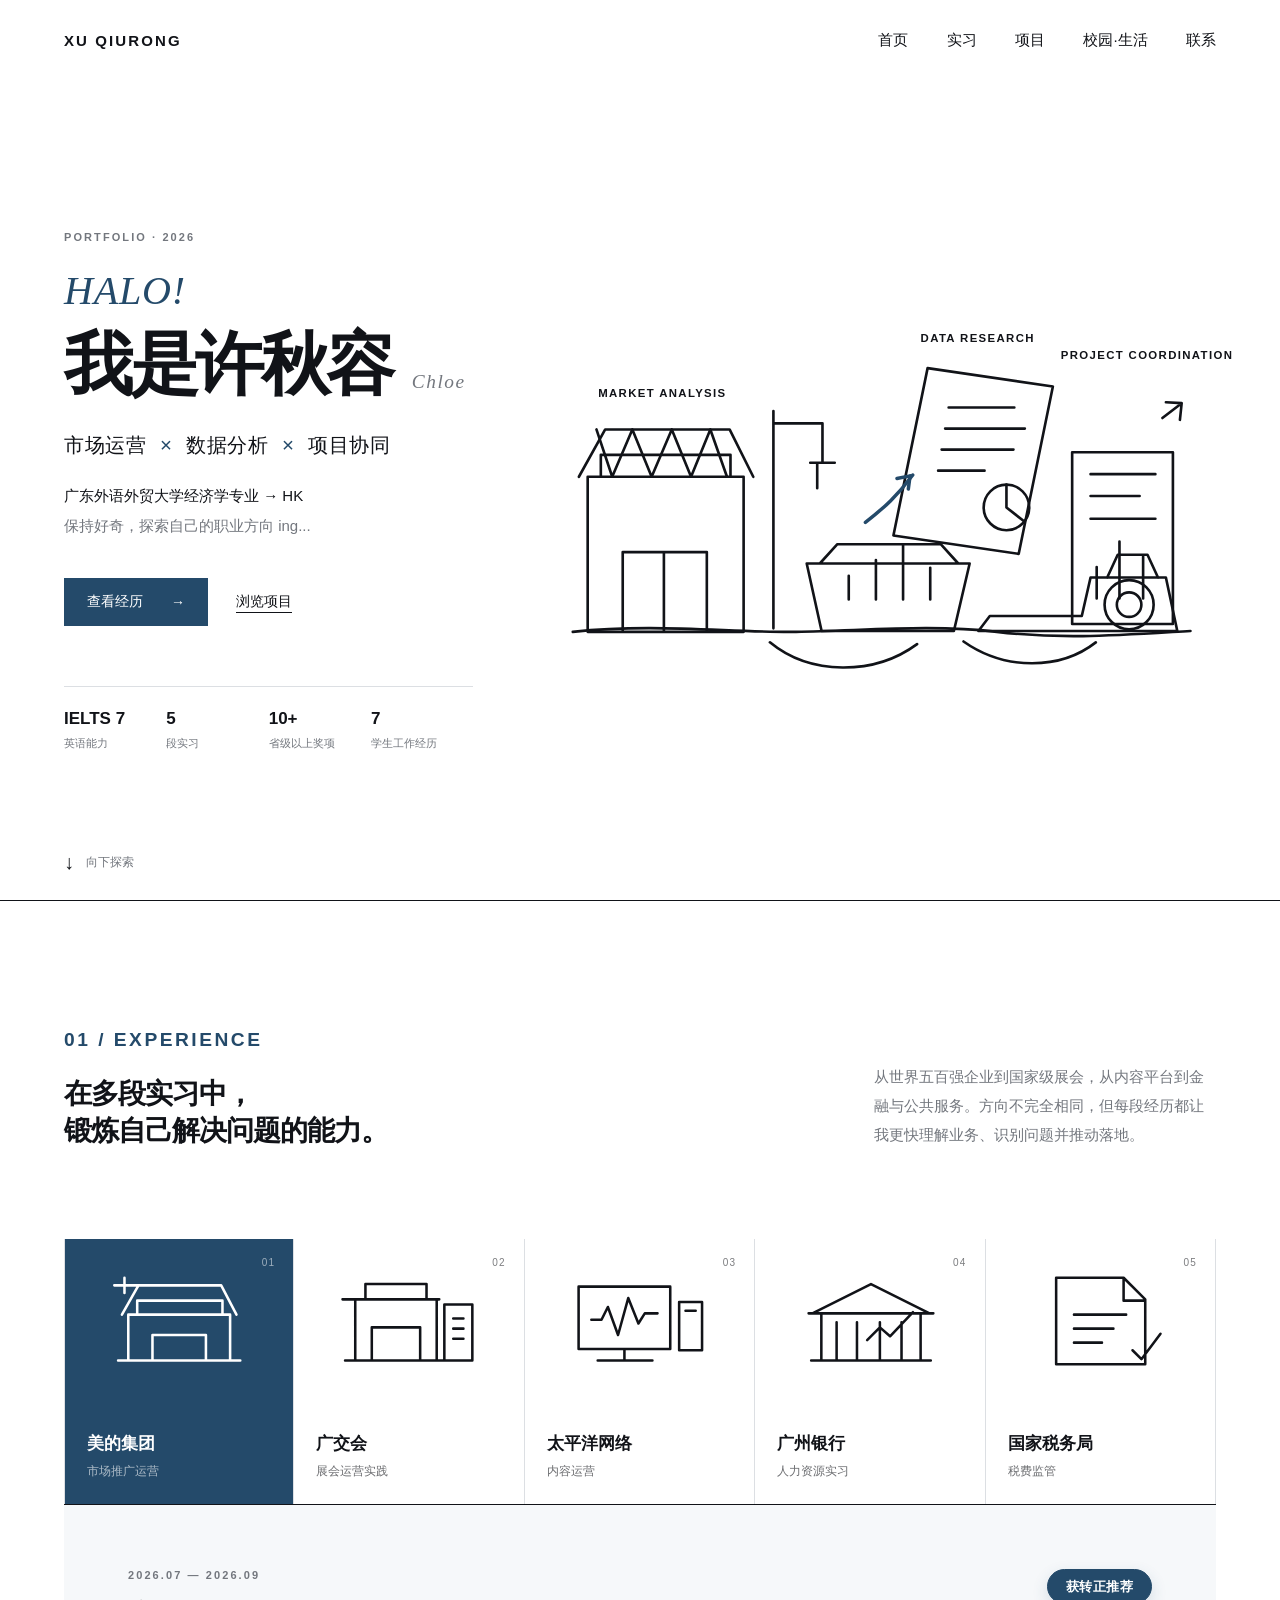
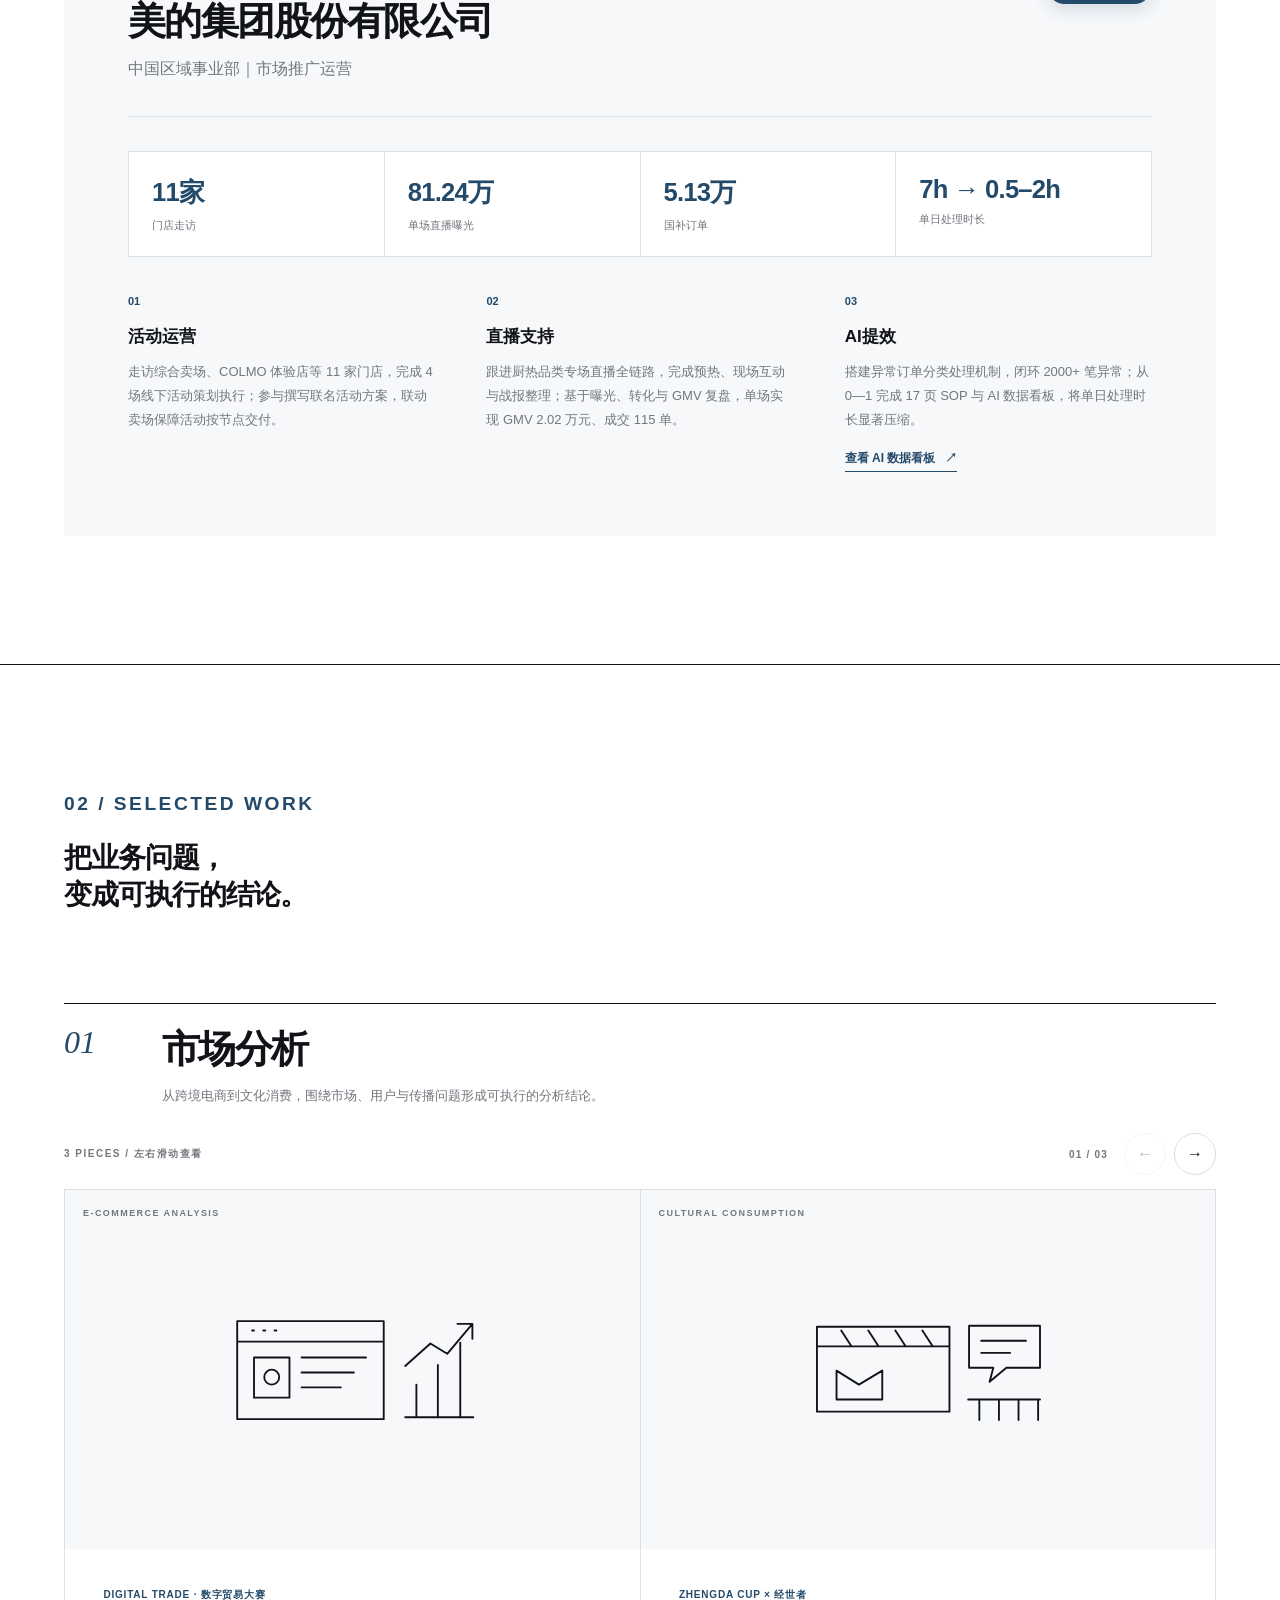
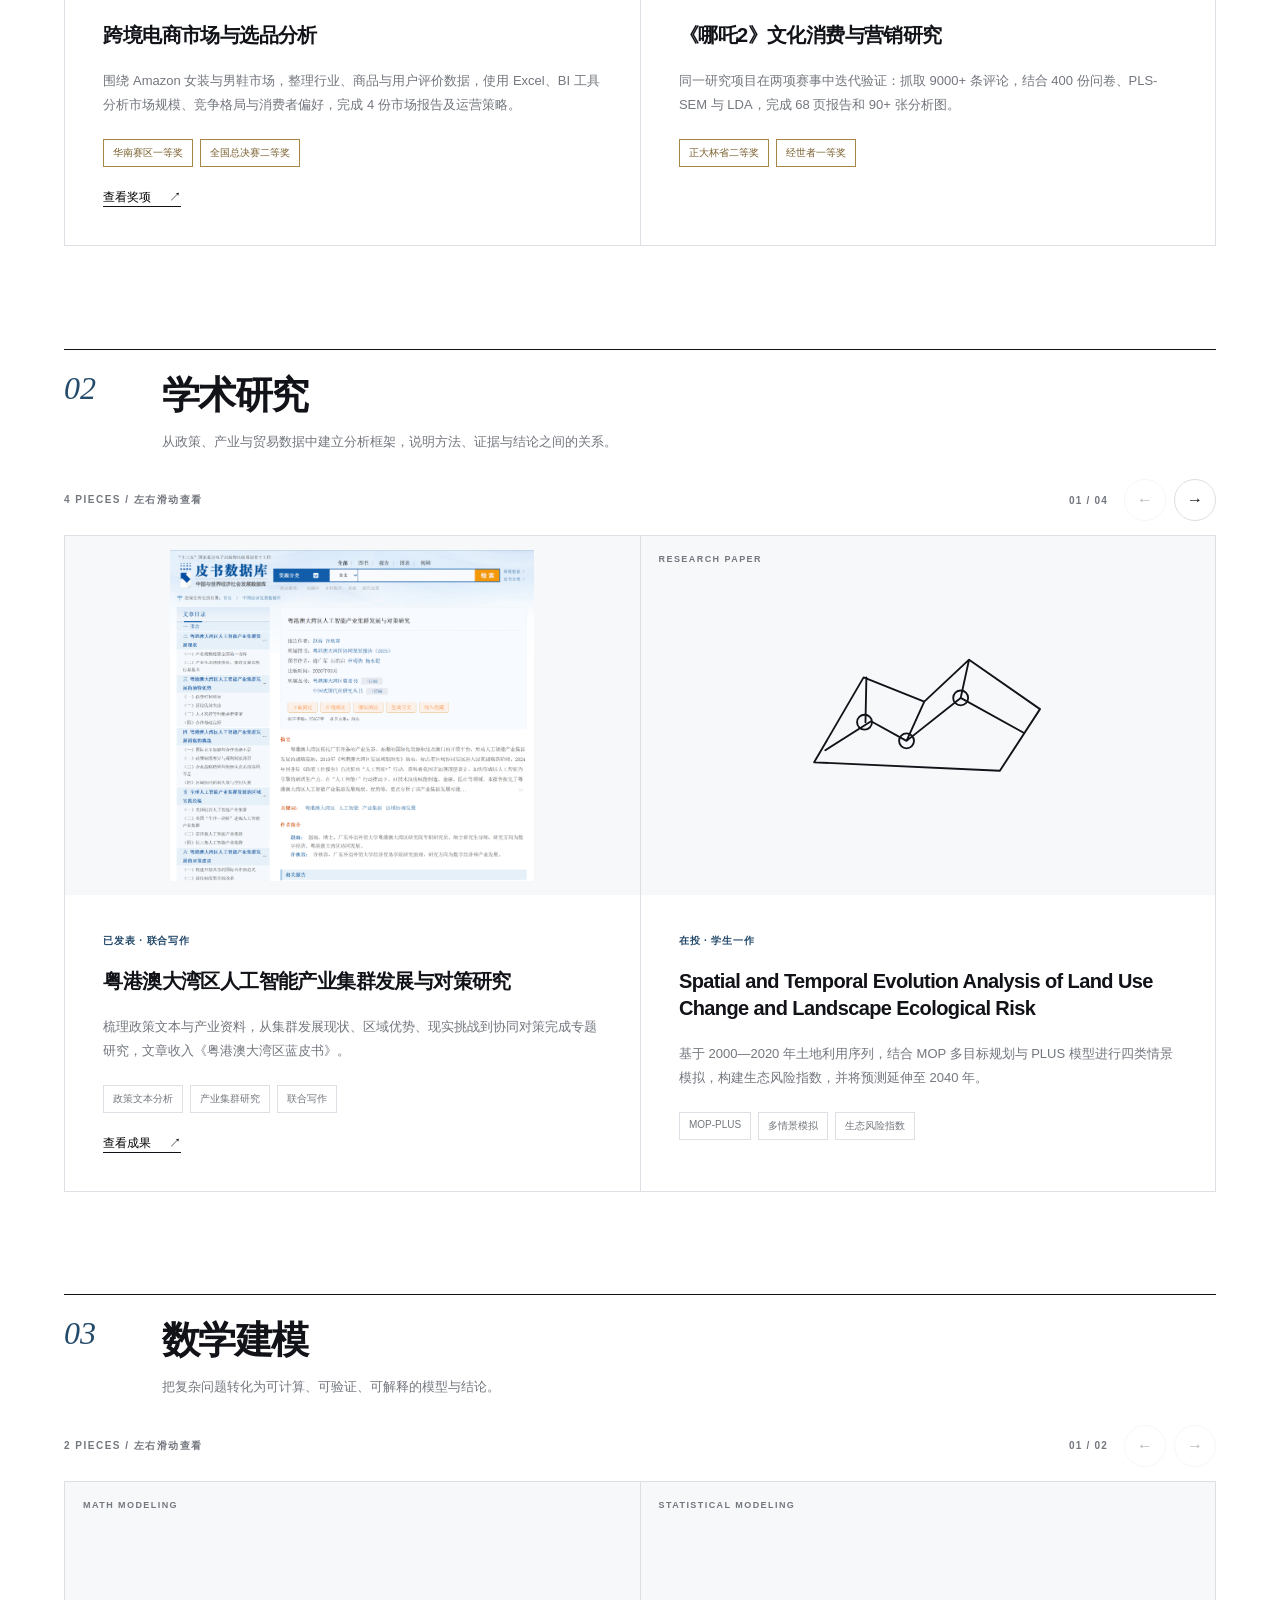
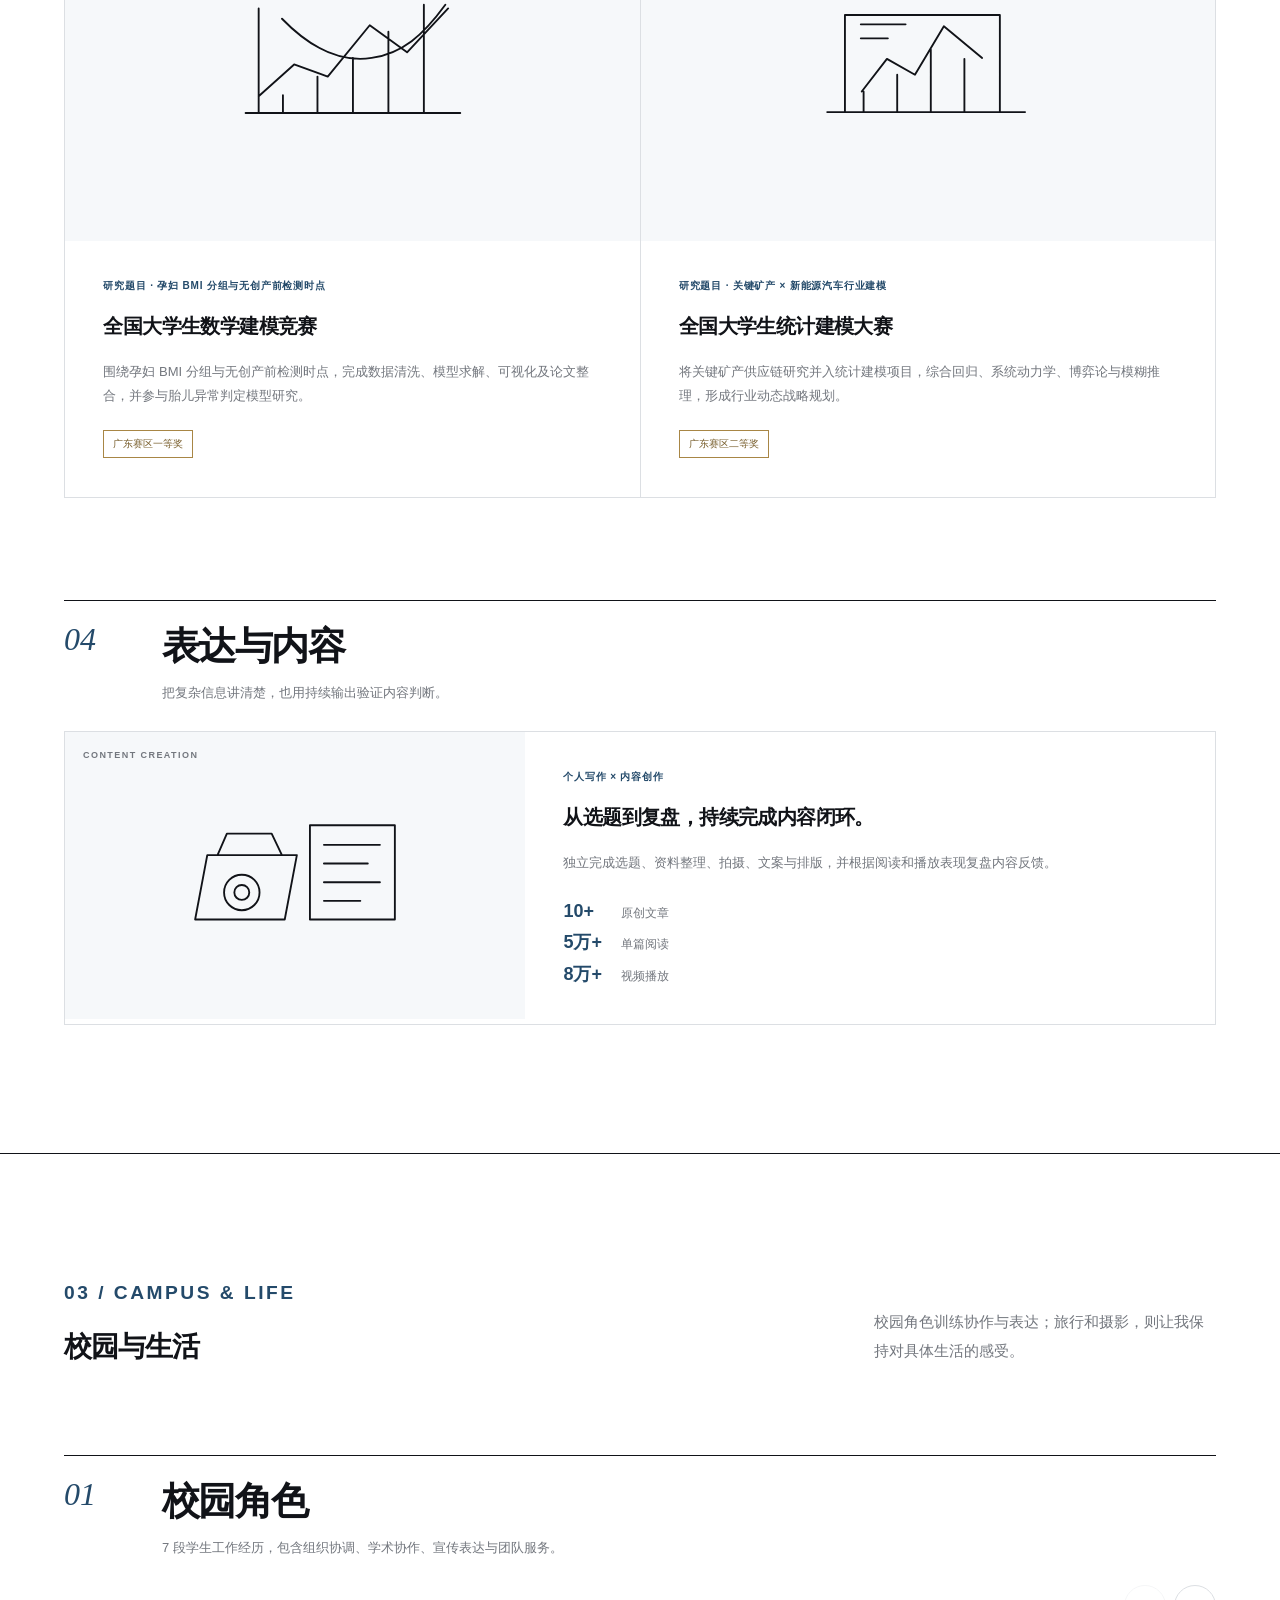
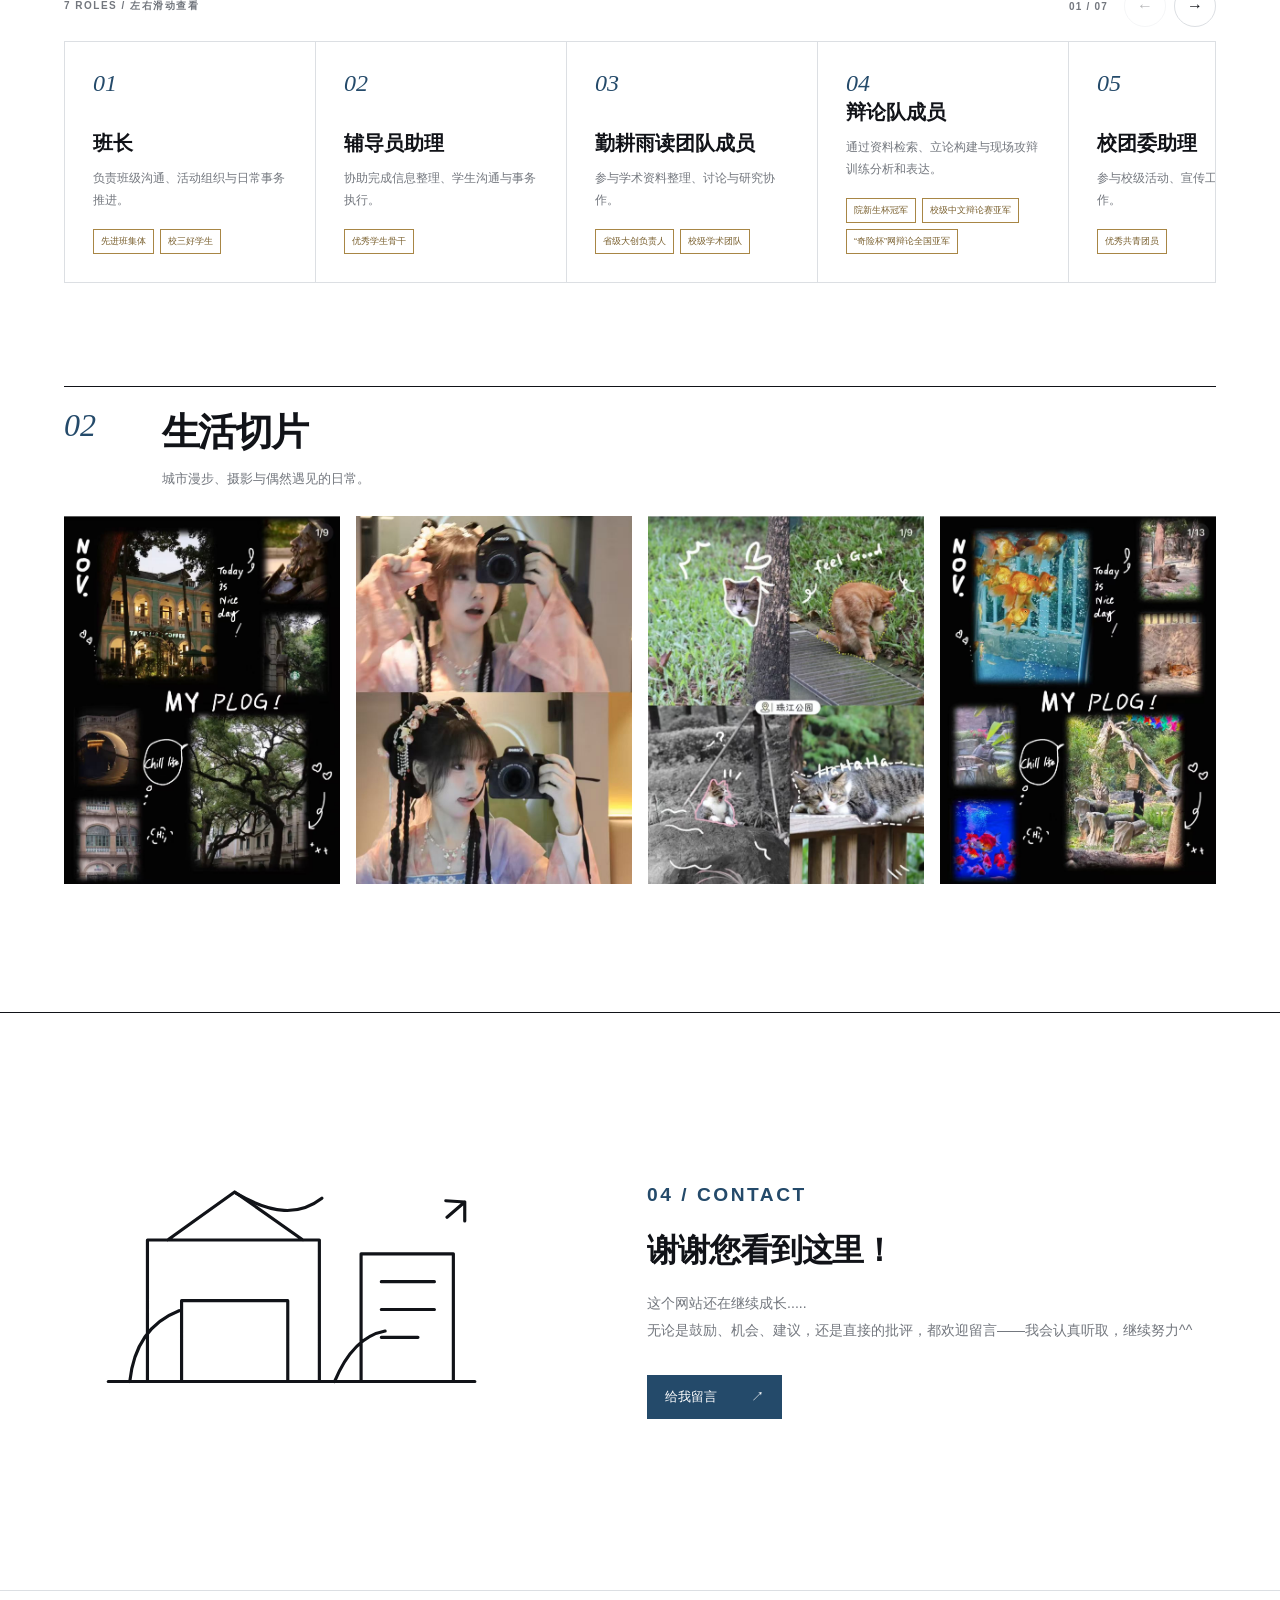
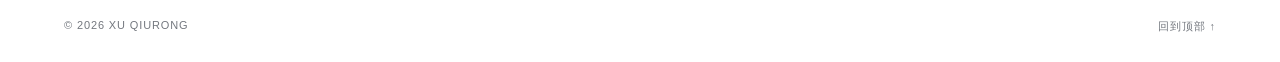
<file: lineart/index.html>
<!doctype html>
<html lang="zh-CN">
<head>
  <meta charset="UTF-8">
  <meta name="viewport" content="width=device-width, initial-scale=1, viewport-fit=cover">
  <meta name="description" content="许秋容的个人作品集：市场分析、学术研究与项目协同。">
  <meta name="theme-color" content="#ffffff">
  <title>许秋容｜Portfolio</title>
  <link rel="stylesheet" href="styles.css?v=20261020-final1">
</head>
<body>
  <a class="skip-link" href="#main">跳到主要内容</a>
  <header class="site-header" data-header>
    <a class="brand" href="#home" aria-label="返回首页">XU QIURONG</a>
    <button class="menu-toggle" type="button" aria-expanded="false" aria-controls="site-nav">
      <span></span><span></span><span></span><b class="sr-only">打开导航</b>
    </button>
    <nav id="site-nav" aria-label="页面导航">
      <a href="#home">首页</a>
      <a href="#experience">实习</a>
      <a href="#projects">项目</a>
      <a href="#life">校园·生活</a>
      <a href="#contact">联系</a>
    </nav>
  </header>

  <main id="main">
    <section class="hero section-shell" id="home">
      <div class="hero-copy reveal">
        <p class="kicker">PORTFOLIO · 2026</p>
        <h1><span class="hero-greeting">HALO!</span><span class="hero-name-line">我是许秋容 <em>Chloe</em></span></h1>
        <p class="hero-position">市场运营 <i>×</i> 数据分析 <i>×</i> 项目协同</p>
        <p class="hero-note">广东外语外贸大学经济学专业 → HK<br><em>保持好奇，探索自己的职业方向 ing...</em></p>
        <div class="hero-actions">
          <a class="button primary" href="#experience">查看经历 <span>→</span></a>
          <a class="text-link" href="#projects">浏览项目</a>
        </div>
        <ul class="quick-facts" aria-label="个人标签">
          <li><b>IELTS 7</b><span>英语能力</span></li>
          <li><b>5</b><span>段实习</span></li>
          <li><b>10+</b><span>省级以上奖项</span></li>
          <li><b>7</b><span>学生工作经历</span></li>
        </ul>
      </div>

      <div class="hero-art reveal" aria-label="市场、研究、数据和内容创作的简笔画组合">
        <svg viewBox="0 0 760 500" role="img" aria-labelledby="hero-art-title hero-art-desc">
          <title id="hero-art-title">能力方向简笔画</title>
          <desc id="hero-art-desc">门店、研究资料、数据图表和相机组成的线条插画。</desc>
          <g class="draw" fill="none" stroke="currentColor" stroke-width="3" stroke-linecap="round" stroke-linejoin="round">
            <path d="M26 413c93-10 180 1 255 0s154-9 229 0 137 4 221-1"/>
            <path d="M43 236h178v177H43zM33 236l30-54h142l27 54M58 236v-25h148v25M83 413v-91h96v91M83 322h96M130 322v91"/>
            <path d="M53 182l18 54 23-54 22 54 23-54 22 54 22-54 19 54"/>
            <path d="M255 161v248M255 175h56M311 175v45M297 220h28M305 220v29"/>
            <path d="M293 335h186l-18 77H310zM328 313h118l20 22H308zM341 376v-27M372 376v-45M403 376v-63M434 376v-36"/>
            <path d="M431 112l143 21-39 191-143-21zM455 157h75M451 181h91M447 205h82M443 229h53"/>
            <circle cx="521" cy="271" r="26"/><path d="M521 245v26l19 15"/>
            <path d="M596 208h115v196H596zM617 233h74M617 258h56M617 284h74"/>
            <path d="M624 375v-36M650 375v-65M677 375v-48"/>
            <path d="M502 395h105l10-44h86l13 61H489zM636 351l12-26h34l12 26"/>
            <circle cx="661" cy="382" r="28"/><circle cx="661" cy="382" r="14"/>
            <path d="M251 425c46 38 119 38 168 2M472 424c47 33 110 33 151 1"/>
            <path d="M699 169l22-17M721 152l-2 19M721 152l-18-1"/>
          </g>
          <g class="labels" fill="currentColor">
          <text x="55" y="145">MARKET ANALYSIS</text>
          <text x="423" y="82">DATA RESEARCH</text>
          <text x="583" y="102">PROJECT COORDINATION</text>
          </g>
          <g class="accent" fill="none" stroke="currentColor" stroke-width="4" stroke-linecap="round">
            <path d="M360 288c22-17 37-31 54-54"/>
            <path d="M411 235l-2 15M411 235l-15 3"/>
          </g>
        </svg>
      </div>
      <a class="scroll-cue" href="#experience" aria-label="向下浏览"><span>↓</span> 向下探索</a>
    </section>

    <section class="experience section-shell" id="experience">
      <header class="section-heading reveal">
        <div><p class="kicker">01 / EXPERIENCE</p><h2>在多段实习中，<br>锻炼自己解决问题的能力。</h2></div>
        <p>从世界五百强企业到国家级展会，从内容平台到金融与公共服务。方向不完全相同，但每段经历都让我更快理解业务、识别问题并推动落地。</p>
      </header>

      <div class="experience-ui reveal" data-experience>
        <div class="experience-tabs" role="tablist" aria-label="实习经历">
          <button class="experience-tab is-active" id="tab-midea" role="tab" aria-selected="true" aria-controls="panel-midea" data-exp="midea">
            <svg viewBox="0 0 120 88" aria-hidden="true"><path d="M12 75h96M20 75V39h80v36M15 39l13-23h65l12 23M27 39V28h67v11M39 75V55h42v20M9 16h45M17 10v12"/></svg>
            <span><b>美的集团</b><small>市场推广运营</small></span><i>01</i>
          </button>
          <button class="experience-tab" id="tab-canton" role="tab" aria-selected="false" aria-controls="panel-canton" data-exp="canton">
            <svg viewBox="0 0 120 88" aria-hidden="true"><path d="M10 75h100M18 75V27h64v48M26 27V15h48v12M31 75V49h38v26M88 31h22v44H88zM95 42h8M95 50h8M95 58h8M8 27h76"/></svg>
            <span><b>广交会</b><small>展会运营实践</small></span><i>02</i>
          </button>
          <button class="experience-tab" id="tab-pacific" role="tab" aria-selected="false" aria-controls="panel-pacific" data-exp="pacific">
            <svg viewBox="0 0 120 88" aria-hidden="true"><path d="M12 17h72v49H12zM27 75h43M48 66v9M91 29h18v38H91zM96 36h8M22 43h8l5-10 8 22 8-29 8 20 5-8h10"/></svg>
            <span><b>太平洋网络</b><small>内容运营</small></span><i>03</i>
          </button>
          <button class="experience-tab" id="tab-bank" role="tab" aria-selected="false" aria-controls="panel-bank" data-exp="bank">
            <svg viewBox="0 0 120 88" aria-hidden="true"><path d="M14 75h94M22 75V38h78v37M15 38l46-23 46 23M34 75V45M50 75V45M68 75V45M85 75V45M12 38h98M58 59l10-10 8 7 18-19"/></svg>
            <span><b>广州银行</b><small>人力资源实习</small></span><i>04</i>
          </button>
          <button class="experience-tab" id="tab-tax" role="tab" aria-selected="false" aria-controls="panel-tax" data-exp="tax">
            <svg viewBox="0 0 120 88" aria-hidden="true"><path d="M25 10h53l17 17v51H25zM78 10v18h17M39 39h41M39 50h31M39 61h22M85 67l7 7 15-20"/></svg>
            <span><b>国家税务局</b><small>税费监管</small></span><i>05</i>
          </button>
        </div>

        <div class="experience-panels">
          <article class="experience-panel is-active" id="panel-midea" role="tabpanel" aria-labelledby="tab-midea" data-panel="midea">
            <div class="panel-top"><div><p class="kicker">2026.07 — 2026.09</p><h3>美的集团股份有限公司</h3><p class="role">中国区域事业部｜市场推广运营</p></div><span class="award-badge">获转正推荐</span></div>
            <div class="metric-row"><div><b>11家</b><span>门店走访</span></div><div><b>81.24万</b><span>单场直播曝光</span></div><div><b>5.13万</b><span>国补订单</span></div><div><b>7h → 0.5–2h</b><span>单日处理时长</span></div></div>
            <div class="panel-stories">
              <div><i>01</i><h4>活动运营</h4><p>走访综合卖场、COLMO 体验店等 11 家门店，完成 4 场线下活动策划执行；参与撰写联名活动方案，联动卖场保障活动按节点交付。</p></div>
              <div><i>02</i><h4>直播支持</h4><p>跟进厨热品类专场直播全链路，完成预热、现场互动与战报整理；基于曝光、转化与 GMV 复盘，单场实现 GMV 2.02 万元、成交 115 单。</p></div>
              <div><i>03</i><h4>AI提效</h4><p>搭建异常订单分类处理机制，闭环 2000+ 笔异常；从 0—1 完成 17 页 SOP 与 AI 数据看板，将单日处理时长显著压缩。</p><a class="story-link" href="https://qiuxu853-coder.github.io/guobu-dashboard/" target="_blank" rel="noopener noreferrer">查看 AI 数据看板 <span aria-hidden="true">↗</span></a></div>
            </div>
          </article>

          <article class="experience-panel" id="panel-canton" role="tabpanel" aria-labelledby="tab-canton" data-panel="canton" hidden>
            <div class="panel-top"><div><p class="kicker">2025.09 — 2025.11</p><h3>中国对外贸易中心（集团）</h3><p class="role">广交会 VIP 贵宾俱乐部｜B区组长</p></div><span class="award-badge">优秀实习生代表</span></div>
            <div class="metric-row"><div><b>55人</b><span>岗前培训与管理</span></div><div><b>1万+</b><span>境外采购商接待</span></div><div><b>10+</b><span>采购商访谈</span></div></div>
            <div class="panel-stories"><div><i>01</i><h4>项目统筹</h4><p>整理培训资料、岗位分工与进度汇报，完成 55 人岗前培训及日常管理，保障 B 区贵宾服务执行零失误。</p></div><div><i>02</i><h4>客商服务</h4><p>带领团队完成 1 万+ 人次境外采购商接待，覆盖展会指引、需求沟通、贵宾服务与现场应急。</p></div><div><i>03</i><h4>需求调研</h4><p>参与 10+ 次境外采购商访谈，沉淀参展体验、服务需求与合作诉求。</p></div></div>
          </article>

          <article class="experience-panel" id="panel-pacific" role="tabpanel" aria-labelledby="tab-pacific" data-panel="pacific" hidden>
            <div class="panel-top"><div><p class="kicker">2025.06 — 2025.09</p><h3>太平洋网络</h3><p class="role">内容运营｜奇瑞相关项目</p></div><span class="award-badge">互联网媒体</span></div>
            <div class="metric-row"><div><b>100个</b><span>账号从 0—1 搭建</span></div><div><b>50+</b><span>内容产出</span></div><div><b>400万+</b><span>单条播放</span></div></div>
            <div class="panel-stories"><div><i>01</i><h4>矩阵搭建</h4><p>完成 50 个抖音账号与 50 个视频号的配置、定位规划和上线执行，协助沉淀账号搭建 SOP。</p></div><div><i>02</i><h4>内容生产</h4><p>独立完成 50+ 篇文稿及配套剪辑、素材处理，结合热点与品牌卖点支持短视频持续更新。</p></div><div><i>03</i><h4>数据复盘</h4><p>持续监测播放与互动表现，输出 8 份周报、2 份月报，并参与优化内容方向。</p></div></div>
          </article>

          <article class="experience-panel" id="panel-bank" role="tabpanel" aria-labelledby="tab-bank" data-panel="bank" hidden>
            <div class="panel-top"><div><p class="kicker">2025.01 — 2025.04</p><h3>广州银行总部</h3><p class="role">人力资源部｜实习生</p></div><span class="award-badge">金融机构</span></div>
            <div class="metric-row"><div><b>6000+</b><span>员工评优支持</span></div><div><b>2万+</b><span>简历筛选</span></div><div><b>40%</b><span>初筛效率提升</span></div></div>
            <div class="panel-stories"><div><i>01</i><h4>绩效支持</h4><p>整合考勤、季度考核、评优等 5 类数据，支持全行员工评优决策与年度大会执行。</p></div><div><i>02</i><h4>招聘分析</h4><p>分析秋招投递与面试数据，建立“岗位—技能”人才库指标并提出人岗匹配优化建议。</p></div><div><i>03</i><h4>流程交付</h4><p>完成秋招 137 人签约材料跟进，推动春招简历初筛效率提升约 40%。</p></div></div>
          </article>

          <article class="experience-panel" id="panel-tax" role="tabpanel" aria-labelledby="tab-tax" data-panel="tax" hidden>
            <div class="panel-top"><div><p class="kicker">2024.07 — 2024.08</p><h3>国家税务总局广州市白云区税务局</h3><p class="role">税费监管组｜实习生</p></div><span class="award-badge">公共服务</span></div>
            <div class="metric-row"><div><b>80+</b><span>企业账户处理</span></div><div><b>400+</b><span>凭证归档</span></div><div><b>零差错</b><span>信息核验</span></div></div>
            <div class="panel-stories"><div><i>01</i><h4>企业核查</h4><p>核实企业经营及涉税情况，协助完成问题核实、资料补充与后续处理。</p></div><div><i>02</i><h4>税款跟进</h4><p>整理逾期事项清单、记录沟通结果并追踪进度，提升相关事项处理效率。</p></div><div><i>03</i><h4>资料归档</h4><p>完成 400+ 份税务凭证扫描、电子化归档与信息核验，并完成会议及工作报告。</p></div></div>
          </article>
        </div>
      </div>
    </section>

    <section class="projects section-shell" id="projects">
      <header class="section-heading section-heading--single reveal">
        <div><p class="kicker">02 / SELECTED WORK</p><h2>把业务问题，<br>变成可执行的结论。</h2></div>
      </header>

      <section class="project-group reveal" aria-labelledby="market-heading">
        <header class="project-group-heading"><span>01</span><div><h3 id="market-heading">市场分析</h3><p>从跨境电商到文化消费，围绕市场、用户与传播问题形成可执行的分析结论。</p></div></header>
        <div class="project-carousel" data-carousel>
          <div class="carousel-toolbar"><span>3 PIECES / 左右滑动查看</span><div class="carousel-nav"><b data-count>01 / 03</b><button type="button" data-prev aria-label="上一个市场分析项目">←</button><button type="button" data-next aria-label="下一个市场分析项目">→</button></div></div>
          <div class="project-rail market-projects" data-rail tabindex="0">
          <article class="project-card feature-card">
            <div class="project-art"><svg viewBox="0 0 300 190" aria-hidden="true"><path d="M27 43h157v105H27zM27 65h157M43 53h2M55 53h2M67 53h2M45 82h38v43H45zM96 82h69M96 98h56M96 114h42M207 146h73M219 146v-35M242 146V90M266 146V66M207 91l27-24 18 11 27-32M279 46v16M279 46h-16"/><circle cx="64" cy="103" r="8"/></svg><span>E-COMMERCE ANALYSIS</span></div>
            <div class="project-copy"><p class="project-type">DIGITAL TRADE · 数字贸易大赛</p><h3>跨境电商市场与选品分析</h3><p>围绕 Amazon 女装与男鞋市场，整理行业、商品与用户评价数据，使用 Excel、BI 工具分析市场规模、竞争格局与消费者偏好，完成 4 份市场报告及运营策略。</p><div class="award-line"><span>华南赛区一等奖</span><span>全国总决赛二等奖</span></div><button class="project-more" type="button" data-dialog="dialog-digital">查看奖项 <span>↗</span></button></div>
          </article>

          <article class="project-card">
            <div class="project-art"><svg viewBox="0 0 300 190" aria-hidden="true"><path d="M31 49h142v91H31zM31 70h142M52 96l24 15 25-15v31H52zM57 53l11 17M86 53l11 17M115 53l11 17M144 53l11 17M194 48h76v45h-36l-18 15 4-15h-26zM207 64h48M207 77h31M193 127h77M205 127v22M226 127v22M247 127v22M268 127v22"/></svg><span>CULTURAL CONSUMPTION</span></div>
            <div class="project-copy"><p class="project-type">ZHENGDA CUP × 经世者</p><h3>《哪吒2》文化消费与营销研究</h3><p>同一研究项目在两项赛事中迭代验证：抓取 9000+ 条评论，结合 400 份问卷、PLS-SEM 与 LDA，完成 68 页报告和 90+ 张分析图。</p><div class="award-line"><span>正大杯省二等奖</span><span>经世者一等奖</span></div></div>
          </article>

          <article class="project-card">
            <div class="project-art"><svg viewBox="0 0 300 190" aria-hidden="true"><circle cx="55" cy="67" r="22"/><path d="M21 148c5-35 20-54 34-54s29 19 34 54M112 43h80v105h-80zM129 65h46M129 83h33M129 120l11 11 28-31M210 67h65M242 35v64M210 67l18-17M210 67l18 17M275 67l-18-17M275 67l-18 17M211 148c5-35 18-54 31-54 14 0 27 19 32 54"/><circle cx="242" cy="67" r="22"/></svg><span>TALENT MATCHING</span></div>
            <div class="project-copy"><p class="project-type">FAVE PLAN · 用户研究</p><h3>“斐沃（FAVE）”高校就业指导服务计划</h3><p>面向高校在校生，围绕人才培养、职业规划、人才评估与人岗匹配设计数智化服务模式；负责市场调研、用户痛点分析与营销策略。</p><div class="tag-row"><span>市场调研</span><span>用户痛点</span><span>营销策略</span></div></div>
          </article>
          </div>
        </div>
      </section>

      <section class="project-group reveal" aria-labelledby="research-heading">
        <header class="project-group-heading"><span>02</span><div><h3 id="research-heading">学术研究</h3><p>从政策、产业与贸易数据中建立分析框架，说明方法、证据与结论之间的关系。</p></div></header>
        <div class="project-carousel" data-carousel>
          <div class="carousel-toolbar"><span>4 PIECES / 左右滑动查看</span><div class="carousel-nav"><b data-count>01 / 04</b><button type="button" data-prev aria-label="上一篇学术研究">←</button><button type="button" data-next aria-label="下一篇学术研究">→</button></div></div>
          <div class="project-rail research-projects" data-rail tabindex="0">
          <article class="project-card feature-card">
            <figure class="project-art project-photo contain-photo"><img src="assets/research/bluebook-article.png" alt="蓝皮书文章发表页面" loading="lazy"></figure>
            <div class="project-copy"><p class="project-type">已发表 · 联合写作</p><h3>粤港澳大湾区人工智能产业集群发展与对策研究</h3><p>梳理政策文本与产业资料，从集群发展现状、区域优势、现实挑战到协同对策完成专题研究，文章收入《粤港澳大湾区蓝皮书》。</p><div class="tag-row"><span>政策文本分析</span><span>产业集群研究</span><span>联合写作</span></div><button class="project-more" type="button" data-dialog="dialog-bluebook">查看成果 <span>↗</span></button></div>
          </article>

          <article class="project-card">
            <div class="project-art"><svg viewBox="0 0 300 190" aria-hidden="true"><path d="M28 145l53-91 65 26 48-45 76 53-43 66zM40 132l49-31 38 21 58-46 67 37M84 54l-1 48M146 80l-19 42M194 35l-9 41"/><circle cx="82" cy="102" r="8"/><circle cx="127" cy="122" r="8"/><circle cx="185" cy="76" r="8"/></svg><span>RESEARCH PAPER</span></div>
            <div class="project-copy"><p class="project-type">在投 · 学生一作</p><h3>Spatial and Temporal Evolution Analysis of Land Use Change and Landscape Ecological Risk</h3><p>基于 2000—2020 年土地利用序列，结合 MOP 多目标规划与 PLUS 模型进行四类情景模拟，构建生态风险指数，并将预测延伸至 2040 年。</p><div class="tag-row"><span>MOP-PLUS</span><span>多情景模拟</span><span>生态风险指数</span></div></div>
          </article>

          <article class="project-card">
            <div class="project-art"><svg viewBox="0 0 300 190" aria-hidden="true"><circle cx="78" cy="92" r="25"/><circle cx="157" cy="49" r="20"/><circle cx="220" cy="119" r="29"/><circle cx="137" cy="137" r="16"/><path d="M98 77l42-21M96 107l28 21M154 69l-11 51M175 61l29 35M153 135l38-10"/></svg><span>TRADE NETWORK</span></div>
            <div class="project-copy"><p class="project-type">在投 · 学生一作</p><h3>Key Countries in the Rare-Earth Industry Chain under the Belt and Road Initiative</h3><p>使用 2013—2023 年 UN Comtrade 数据测算贸易依赖度，构建上、中、下游多层贸易依赖网络，并结合多类中心性指标识别重点国家。</p><div class="tag-row"><span>UN Comtrade</span><span>多层复杂网络</span><span>中心性指标</span></div></div>
          </article>

          <article class="project-card">
            <div class="project-art"><svg viewBox="0 0 300 190" aria-hidden="true"><path d="M57 149V58h104v91M74 58V40h71v18M84 149v-33h49v33M179 149V82h64v67M192 103h38M192 121h38M46 149h210M201 82V64h22v18"/></svg><span>PROVINCIAL PROJECT</span></div>
            <div class="project-copy"><p class="project-type">省级大创立项 · 项目负责人</p><h3>关键矿产供应链韧性测度及其对我国芯片产业的影响</h3><p>统筹 5 人团队，围绕关键矿产供应链与芯片产业安全构建韧性评价体系，并分析不同主体的策略选择与风险阈值。</p><div class="tag-row"><span>复杂网络</span><span>演化博弈</span><span>SYS-GMM</span></div></div>
          </article>
          </div>
        </div>
      </section>

      <section class="project-group reveal" aria-labelledby="model-heading">
        <header class="project-group-heading"><span>03</span><div><h3 id="model-heading">数学建模</h3><p>把复杂问题转化为可计算、可验证、可解释的模型与结论。</p></div></header>
        <div class="project-carousel" data-carousel>
          <div class="carousel-toolbar"><span>2 PIECES / 左右滑动查看</span><div class="carousel-nav"><b data-count>01 / 02</b><button type="button" data-prev aria-label="上一个数学建模项目">←</button><button type="button" data-next aria-label="下一个数学建模项目">→</button></div></div>
          <div class="project-rail model-projects" data-rail tabindex="0">
          <article class="project-card">
            <div class="project-art"><svg viewBox="0 0 300 190" aria-hidden="true"><path d="M36 150h230M50 150V38M50 132l38-34 36 13 45-55 40 29 44-47M75 49c32 33 63 47 96 42s55-24 79-57M76 150v-19M113 150v-39M151 150V91M189 150V63M227 150V34"/></svg><span>MATH MODELING</span></div>
            <div class="project-copy"><p class="project-type">研究题目 · 孕妇 BMI 分组与无创产前检测时点</p><h3>全国大学生数学建模竞赛</h3><p>围绕孕妇 BMI 分组与无创产前检测时点，完成数据清洗、模型求解、可视化及论文整合，并参与胎儿异常判定模型研究。</p><div class="award-line"><span>广东赛区一等奖</span></div></div>
          </article>

          <article class="project-card">
            <div class="project-art"><svg viewBox="0 0 300 190" aria-hidden="true"><path d="M42 149h212M61 149V45h166v104M79 127l27-35 30 17 31-52 41 34M78 70h29M78 55h48M81 127v22M117 109v40M153 82v67M189 92v57"/></svg><span>STATISTICAL MODELING</span></div>
            <div class="project-copy"><p class="project-type">研究题目 · 关键矿产 × 新能源汽车行业建模</p><h3>全国大学生统计建模大赛</h3><p>将关键矿产供应链研究并入统计建模项目，综合回归、系统动力学、博弈论与模糊推理，形成行业动态战略规划。</p><div class="award-line"><span>广东赛区二等奖</span></div></div>
          </article>
          </div>
        </div>
      </section>

      <section class="project-group reveal" aria-labelledby="content-heading">
        <header class="project-group-heading"><span>04</span><div><h3 id="content-heading">表达与内容</h3><p>把复杂信息讲清楚，也用持续输出验证内容判断。</p></div></header>
        <div class="project-grid content-projects">
          <article class="project-card content-card">
            <div class="project-art"><svg viewBox="0 0 300 190" aria-hidden="true"><path d="M43 142h96l13-69H56zM67 73l10-23h48l11 23M93 94a19 19 0 1 0 0 38 19 19 0 0 0 0-38zM166 41h91v101h-91zM181 62h60M181 82h47M181 102h60M181 122h39"/><circle cx="93" cy="113" r="8"/></svg><span>CONTENT CREATION</span></div>
            <div class="project-copy"><p class="project-type">个人写作 × 内容创作</p><h3>从选题到复盘，持续完成内容闭环。</h3><p>独立完成选题、资料整理、拍摄、文案与排版，并根据阅读和播放表现复盘内容反馈。</p><div class="metric-inline"><span><b>10+</b>原创文章</span><span><b>5万+</b>单篇阅读</span><span><b>8万+</b>视频播放</span></div></div>
          </article>
        </div>
      </section>
    </section>

    <section class="life section-shell" id="life">
      <header class="section-heading reveal">
        <div><p class="kicker">03 / CAMPUS &amp; LIFE</p><h2>校园与生活</h2></div>
        <p>校园角色训练协作与表达；旅行和摄影，则让我保持对具体生活的感受。</p>
      </header>

      <section class="life-block reveal" aria-labelledby="roles-heading">
        <header class="project-group-heading"><span>01</span><div><h3 id="roles-heading">校园角色</h3><p>7 段学生工作经历，包含组织协调、学术协作、宣传表达与团队服务。</p></div></header>
        <div class="project-carousel" data-carousel>
          <div class="carousel-toolbar"><span>7 ROLES / 左右滑动查看</span><div class="carousel-nav"><b data-count>01 / 07</b><button type="button" data-prev aria-label="上一个校园角色">←</button><button type="button" data-next aria-label="下一个校园角色">→</button></div></div>
          <div class="role-rail" data-rail tabindex="0">
            <article class="role-card"><span>01</span><h3>班长</h3><p>负责班级沟通、活动组织与日常事务推进。</p><div class="role-awards"><b>先进班集体</b><b>校三好学生</b></div></article>
            <article class="role-card"><span>02</span><h3>辅导员助理</h3><p>协助完成信息整理、学生沟通与事务执行。</p><div class="role-awards"><b>优秀学生骨干</b></div></article>
            <article class="role-card"><span>03</span><h3>勤耕雨读团队成员</h3><p>参与学术资料整理、讨论与研究协作。</p><div class="role-awards"><b>省级大创负责人</b><b>校级学术团队</b></div></article>
            <article class="role-card debate-role"><span>04</span><h3>辩论队成员</h3><p>通过资料检索、立论构建与现场攻辩训练分析和表达。</p><div class="role-awards"><b>院新生杯冠军</b><b>校级中文辩论赛亚军</b><b>“奇险杯”网辩论全国亚军</b></div></article>
            <article class="role-card"><span>05</span><h3>校团委助理</h3><p>参与校级活动、宣传工作与行政协作。</p><div class="role-awards"><b>优秀共青团员</b></div></article>
            <article class="role-card"><span>06</span><h3>学生会网宣部干事</h3><p>参与新媒体内容、海报设计与活动报道。</p><div class="role-awards"><b>学生会“先进个人”</b></div></article>
            <article class="role-card"><span>07</span><h3>云山水榭财务部成员</h3><p>参与预算、报销与团队日常财务支持。</p><div class="role-awards"><b>财务支持</b></div></article>
          </div>
        </div>
      </section>

      <section class="life-block reveal" aria-labelledby="photos-heading">
        <header class="project-group-heading"><span>02</span><div><h3 id="photos-heading">生活切片</h3><p>城市漫步、摄影与偶然遇见的日常。</p></div></header>
        <div class="life-gallery" aria-label="生活照片">
          <figure><img src="assets/life/xhs-travel.jpg" alt="沙面与永庆坊的建筑和树影拼贴"></figure>
          <figure><img src="assets/life/camera.jpg" alt="拿着相机记录生活"></figure>
          <figure><img src="assets/life/xhs-cats.jpg" alt="公园里的猫咪摄影拼贴"></figure>
          <figure><img src="assets/life/xhs-zoo.jpg" alt="广州动物园观察记录拼贴"></figure>
        </div>
      </section>
    </section>

    <section class="contact section-shell" id="contact">
      <div class="contact-art reveal" aria-hidden="true"><svg viewBox="0 0 360 230"><path d="M35 180h290M66 180V68h136v112M82 68l53-38 54 38M93 180v-64h84v64M235 79h73v101h-73zM251 101h42M251 123h42M251 145h29M214 180c10-24 24-37 40-40M52 180c3-28 16-47 39-56"/><path d="M136 31c29 17 50 18 68 4M303 50l14-12M317 38v15M317 38l-15-1"/></svg></div>
      <div class="contact-copy reveal">
        <p class="kicker">04 / CONTACT</p>
        <h2>谢谢您看到这里！</h2>
        <p class="contact-growth">这个网站还在继续成长.....<br>无论是鼓励、机会、建议，还是直接的批评，都欢迎留言——我会认真听取，继续努力^^</p>
        <div class="contact-links">
          <button class="contact-message" type="button" data-dialog="dialog-contact">给我留言 <span>↗</span></button>
        </div>
      </div>
    </section>
  </main>

  <footer><span>© 2026 XU QIURONG</span><a href="#home">回到顶部 ↑</a></footer>

  <dialog id="dialog-bluebook" class="media-dialog"><button class="dialog-close" type="button" aria-label="关闭">×</button><img src="assets/research/bluebook-article.png" alt="蓝皮书文章发表页面"><div><p class="kicker">PUBLISHED WORK</p><h3>粤港澳大湾区人工智能产业集群发展与对策研究</h3></div></dialog>
  <dialog id="dialog-digital" class="media-dialog"><button class="dialog-close" type="button" aria-label="关闭">×</button><img src="assets/project-covers/digital-trade-award.png" alt="数字贸易大赛颁奖合影"><div><p class="kicker">AWARD</p><h3>全国大学生数字贸易综合技能大赛</h3></div></dialog>
  <dialog id="dialog-contact" class="media-dialog contact-dialog"><button class="dialog-close" type="button" aria-label="关闭联系方式">×</button><div class="contact-dialog-inner"><p class="kicker">CONTACT</p><h3>欢迎留言^^</h3><div class="contact-dialog-options"><section><span>EMAIL</span><a href="mailto:18825496319@163.com?subject=%E6%9D%A5%E8%87%AA%E4%B8%AA%E4%BA%BA%E7%BD%91%E7%AB%99%E7%9A%84%E7%95%99%E8%A8%80">18825496319@163.com ↗</a></section><section><span>WECHAT</span><img src="assets/contact/wechat-qr.jpg" alt="许秋容的微信二维码"><p>扫码添加微信</p></section></div></div></dialog>

  <script src="script.js?v=20261020-carousel1"></script>
</body>
</html>
</file>
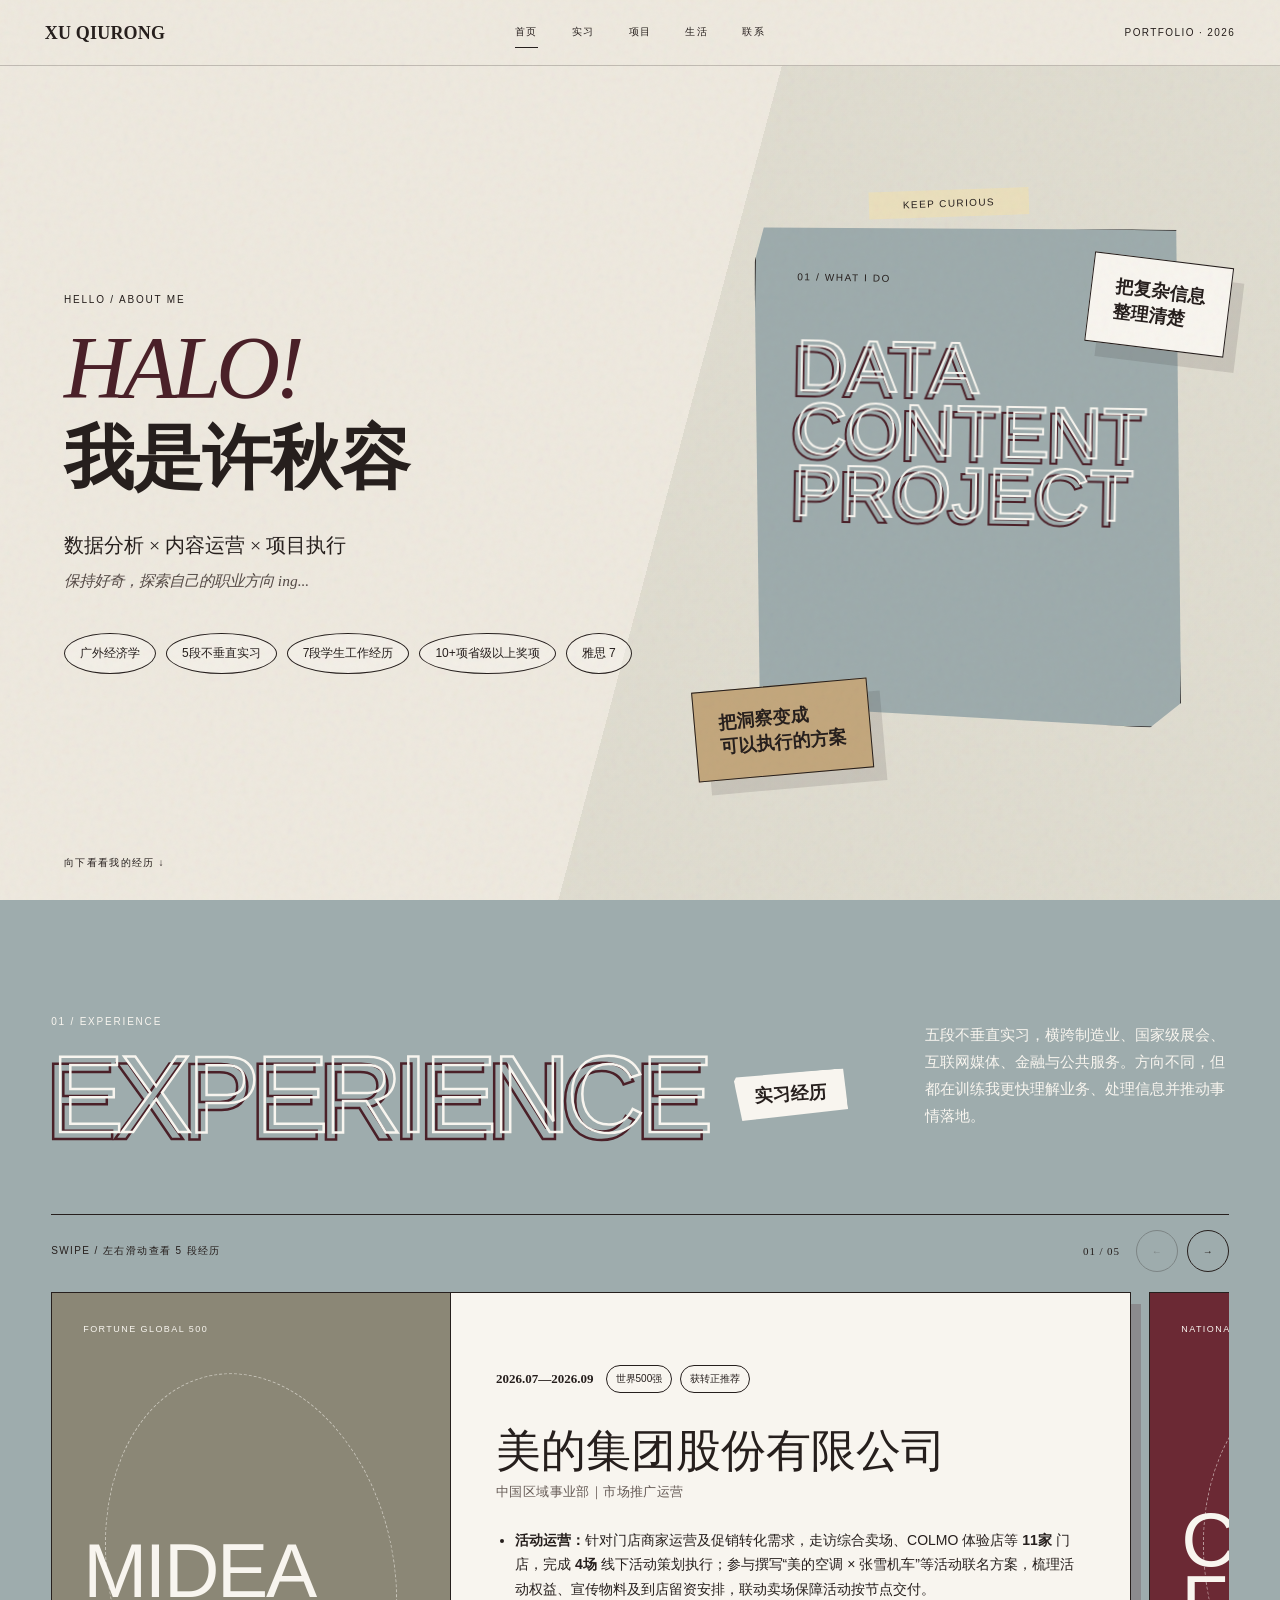
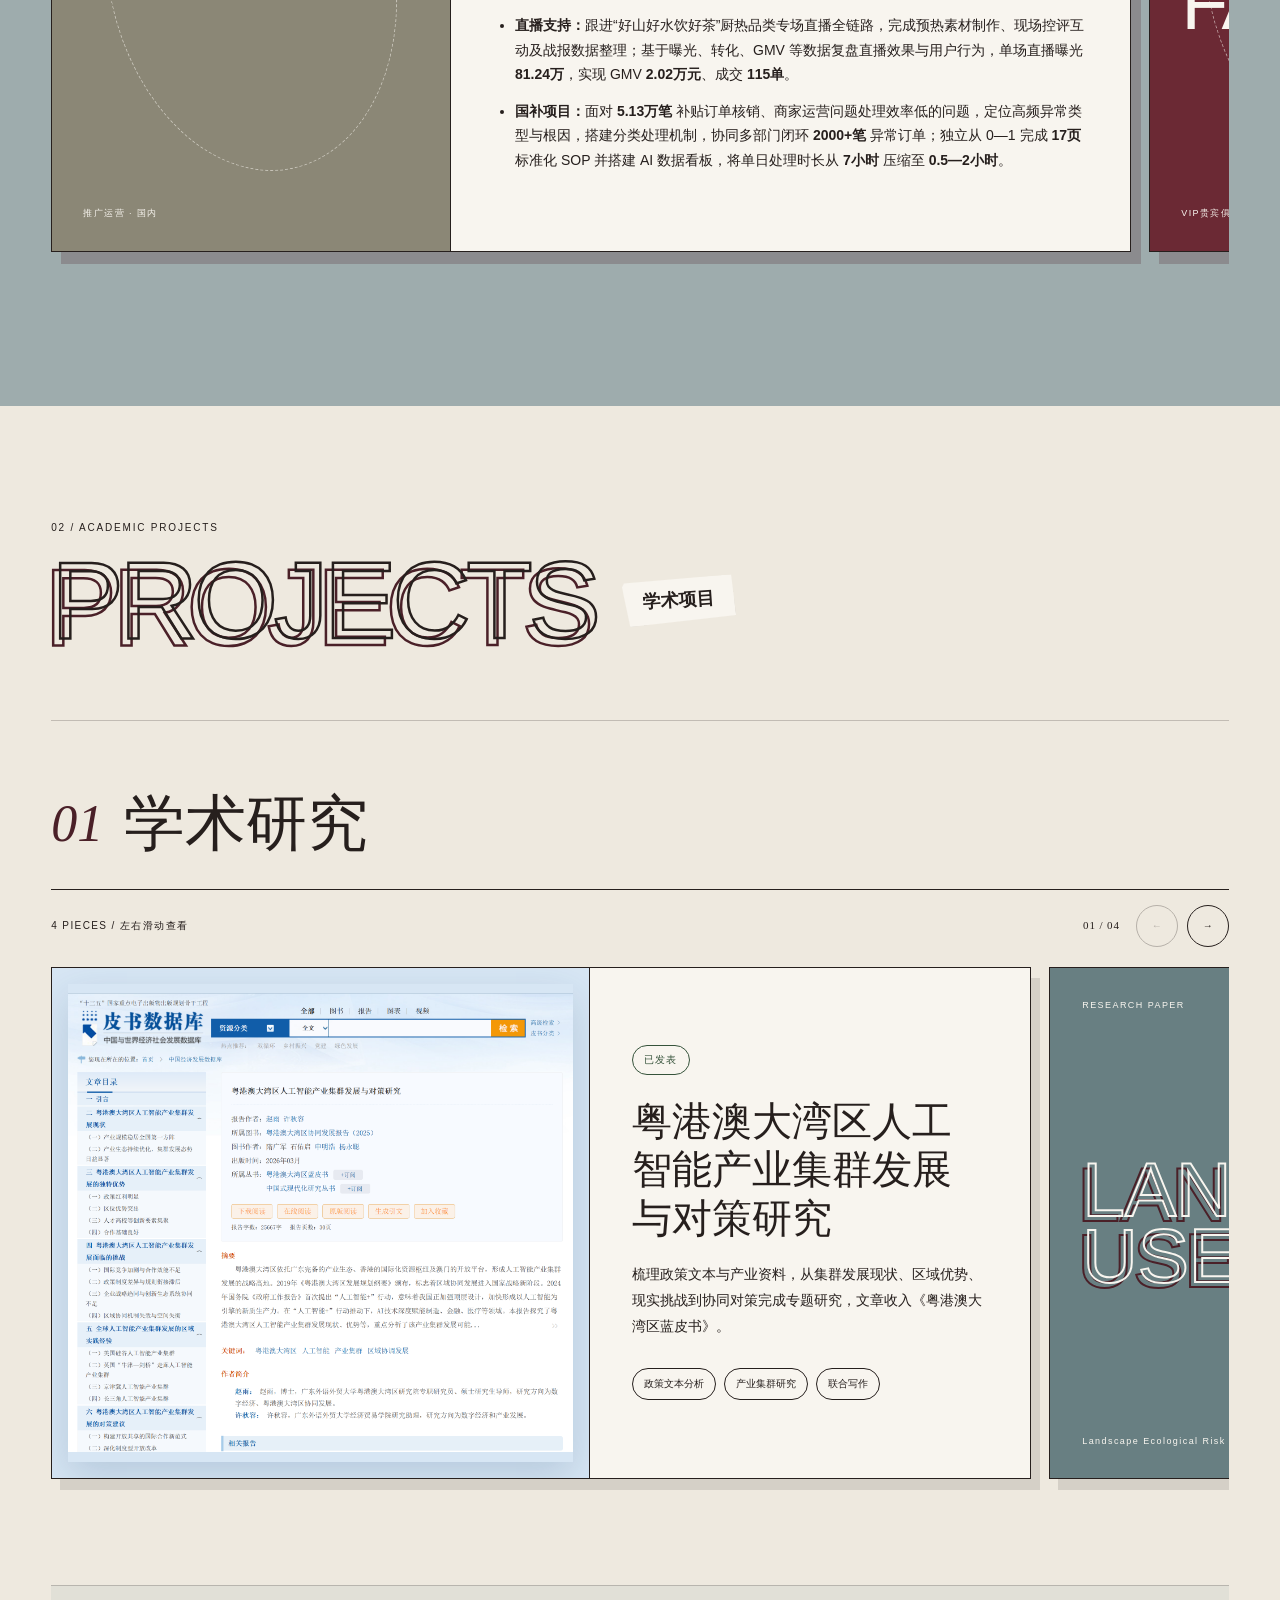
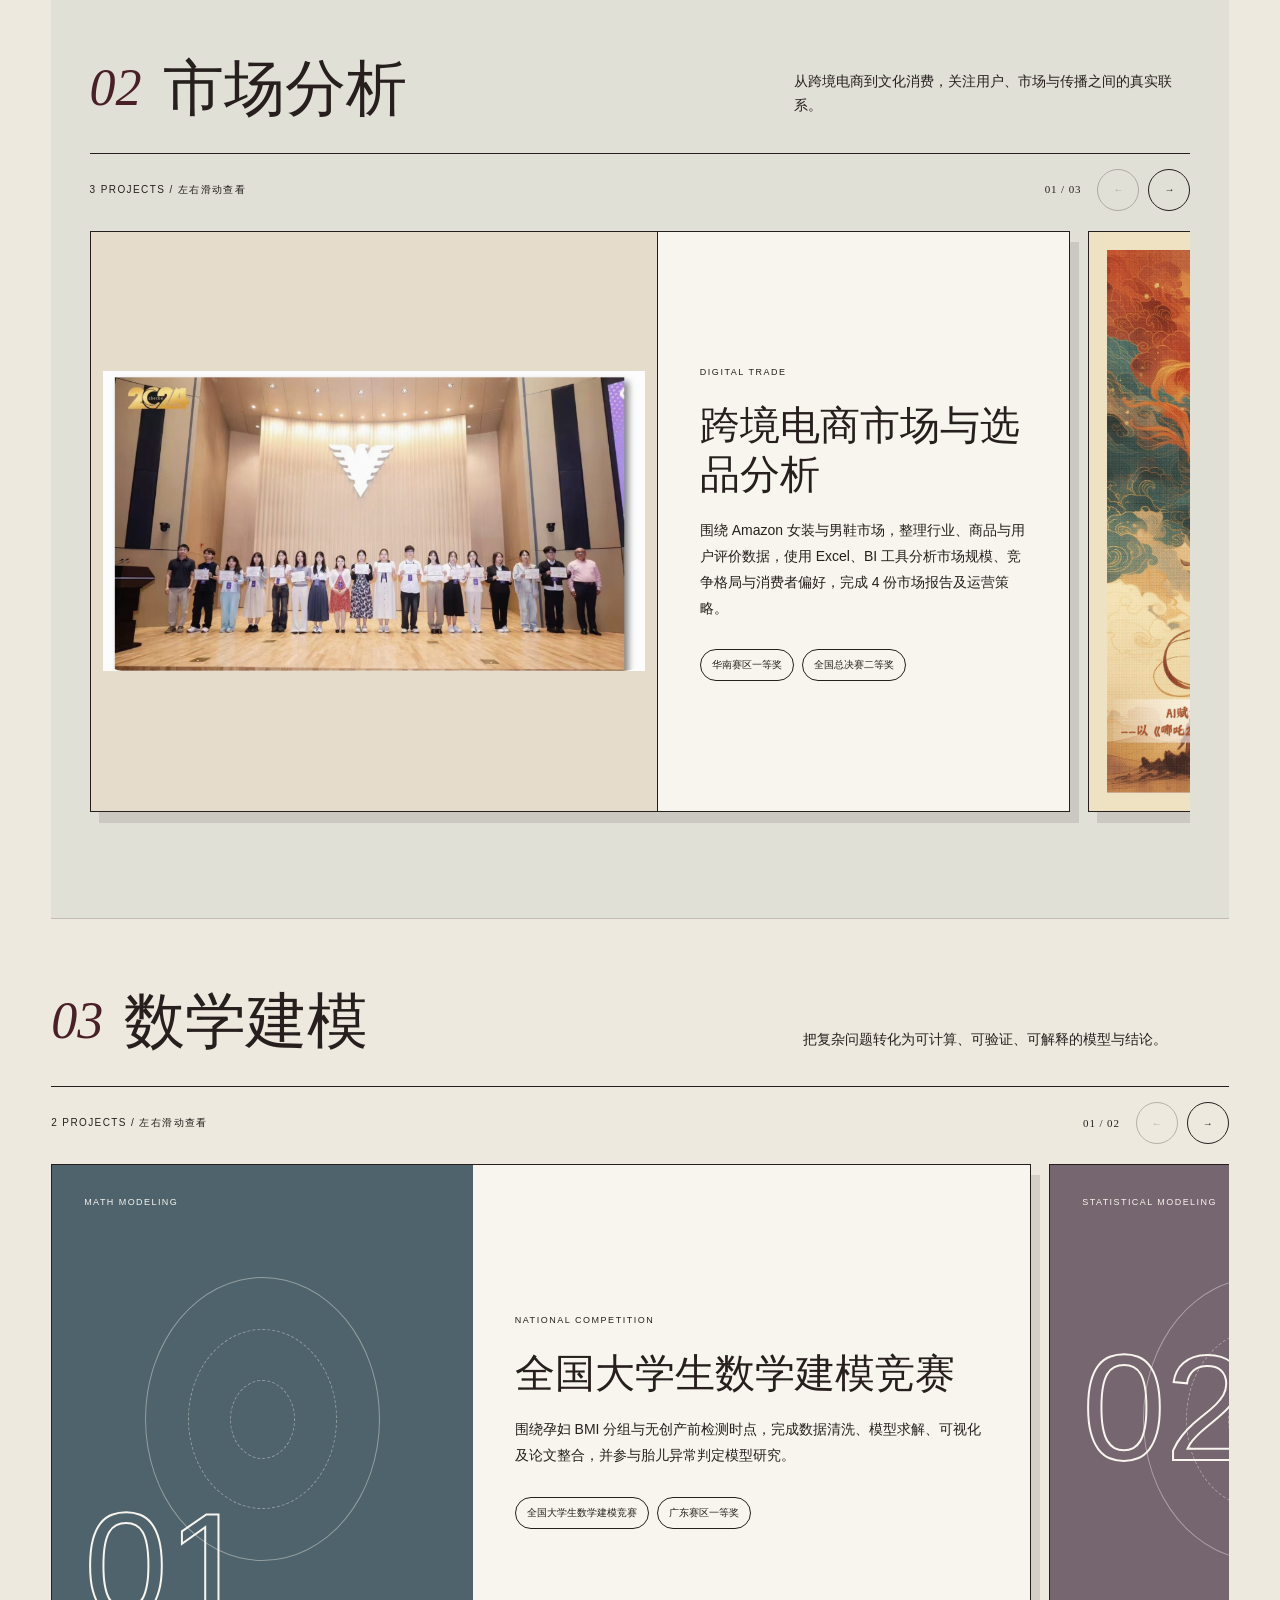
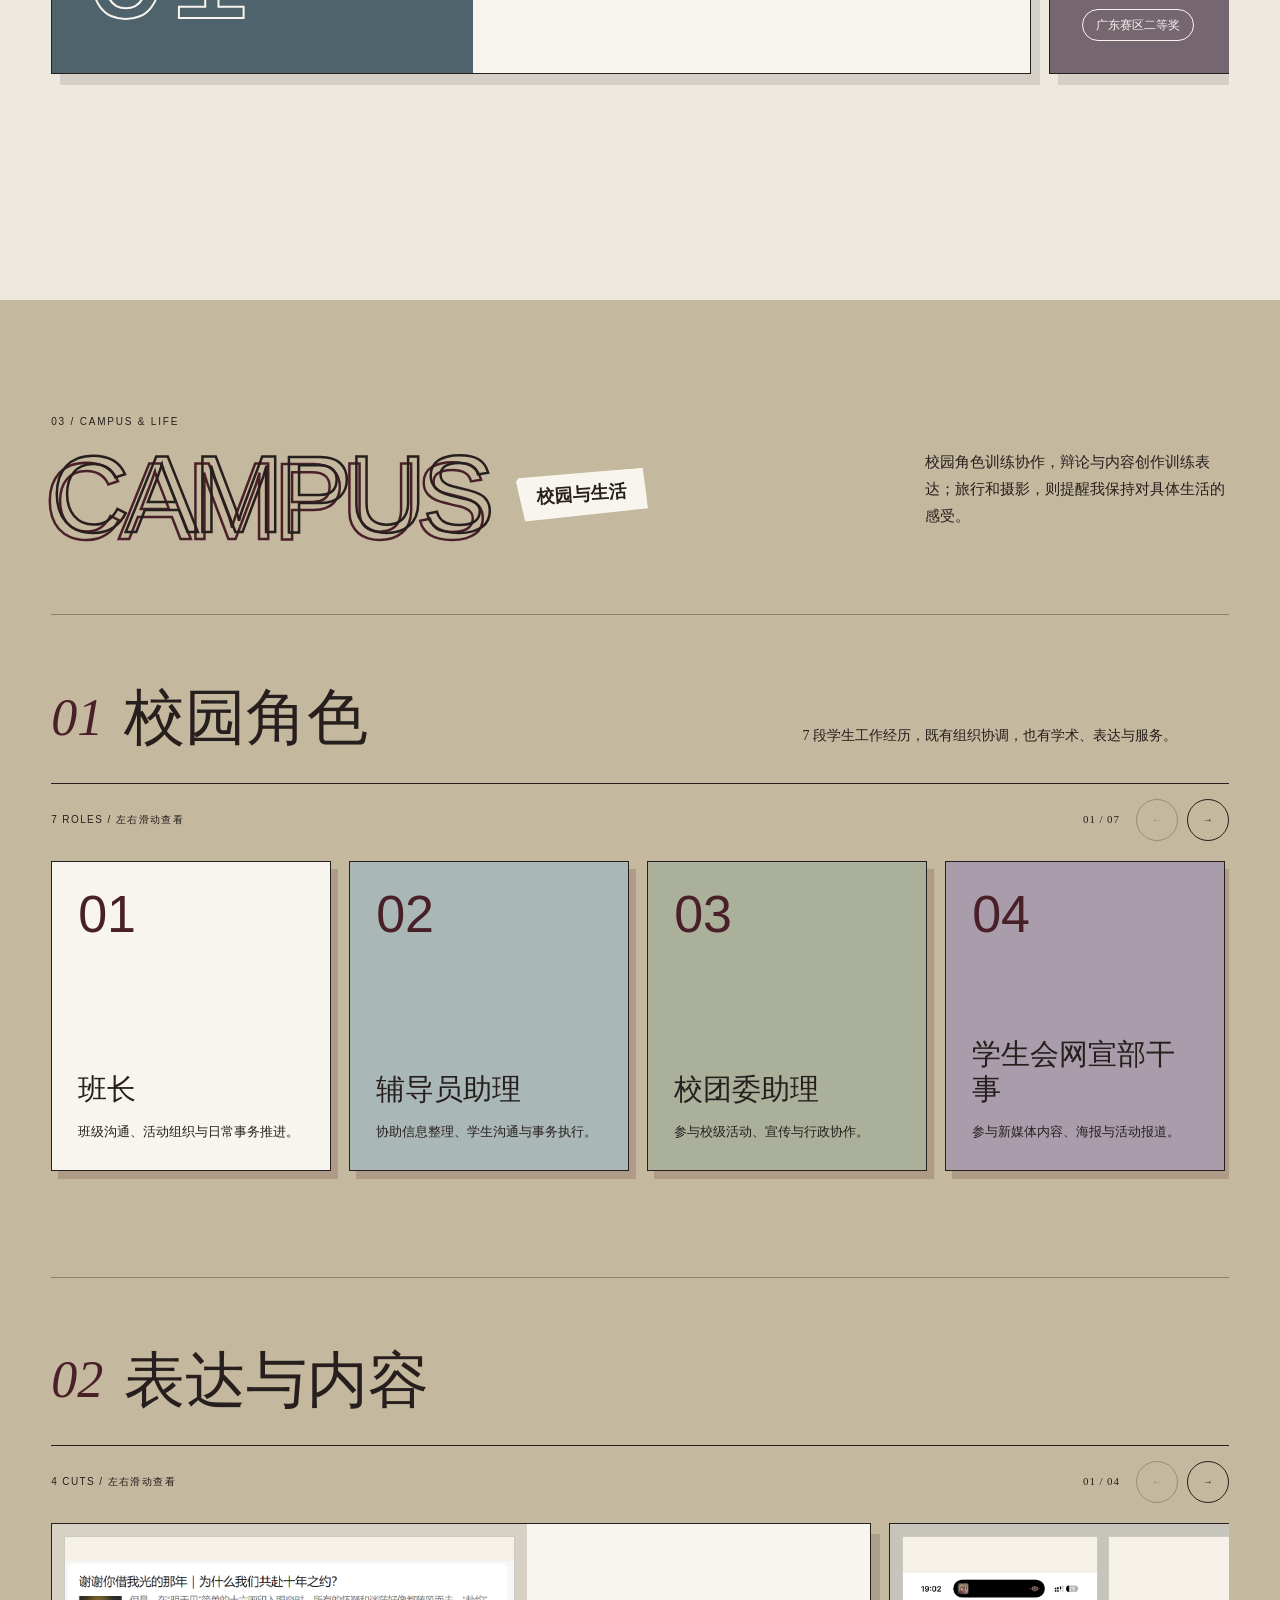
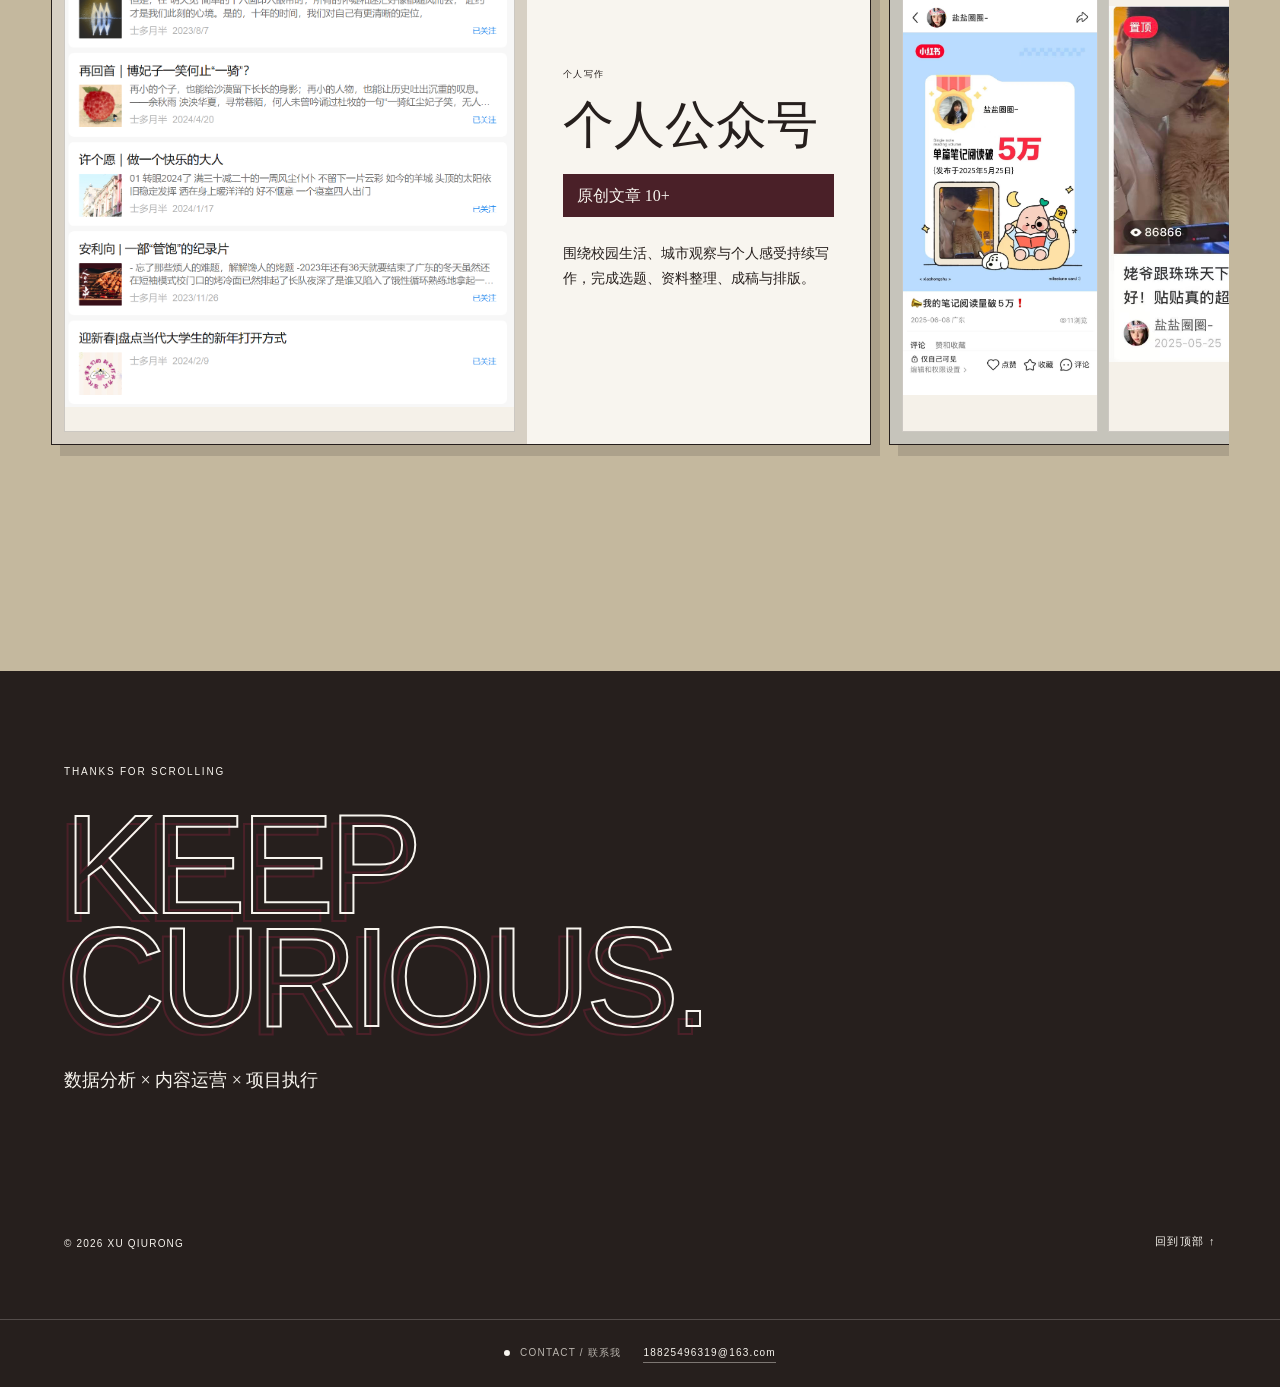
<file: playful.html>
<!doctype html>
<html lang="zh-CN">
<head>
  <meta charset="UTF-8">
  <meta name="viewport" content="width=device-width, initial-scale=1, viewport-fit=cover">
  <meta name="description" content="许秋容的个人作品集：数据分析、内容运营、项目执行与学术研究。">
  <meta name="theme-color" content="#eee9df">
  <title>许秋容 | Portfolio</title>
  <link rel="stylesheet" href="xhs-redesign.css?v=20260824-mobilecards2">
</head>
<body>
  <div class="paper-noise" aria-hidden="true"></div>
  <header class="site-head">
    <a class="brand" href="#home" aria-label="返回首页">XU QIURONG</a>
    <nav aria-label="页面导航">
      <a href="#home">首页</a><a href="#experience">实习</a><a href="#projects">项目</a><a href="#life">生活</a><a href="#contact">联系</a>
    </nav>
    <span class="head-note">PORTFOLIO · 2026</span>
  </header>

  <main>
    <section class="hero" id="home">
      <div class="hero-copy">
        <p class="eyebrow">HELLO / ABOUT ME</p>
        <h1><span class="halo">HALO!</span><br><span class="hero-name">我是许秋容</span></h1>
        <p class="hero-lead">数据分析 × 内容运营 × 项目执行<br><em>保持好奇，探索自己的职业方向 ing...</em></p>
        <div class="hero-tags" aria-label="个人标签">
          <span>广外经济学</span><span>5段不垂直实习</span><span>7段学生工作经历</span><span>10+项省级以上奖项</span><span>雅思 7</span>
        </div>
      </div>
      <div class="hero-board" aria-label="能力方向拼贴">
        <div class="board-sheet board-main"><small>01 / WHAT I DO</small><strong>DATA<br>CONTENT<br>PROJECT</strong></div>
        <div class="board-sheet board-note">把复杂信息<br>整理清楚</div>
        <div class="board-sheet board-note board-note-two">把洞察变成<br>可以执行的方案</div>
        <div class="board-tape">KEEP CURIOUS</div>
      </div>
      <a class="scroll-cue" href="#experience">向下看看我的经历 ↓</a>
    </section>

    <section class="section experience-section" id="experience">
      <div class="section-title">
        <div><p class="eyebrow">01 / EXPERIENCE</p><div class="title-lockup"><h2>EXPERIENCE</h2><span>实习经历</span></div></div>
        <p>五段不垂直实习，横跨制造业、国家级展会、互联网媒体、金融与公共服务。方向不同，但都在训练我更快理解业务、处理信息并推动事情落地。</p>
      </div>
      <div class="carousel" data-carousel>
        <div class="carousel-bar"><span>SWIPE / 左右滑动查看 5 段经历</span><div class="carousel-nav"><b data-count>01 / 05</b><button type="button" data-prev aria-label="上一段经历">←</button><button type="button" data-next aria-label="下一段经历">→</button></div></div>
        <div class="content-rail experience-rail" data-rail tabindex="0">
          <article class="experience-card">
            <div class="experience-cover cover-midea"><small>FORTUNE GLOBAL 500</small><strong>MIDEA</strong><span>推广运营 · 国内</span></div>
              <div class="experience-copy"><div class="meta-line"><time>2026.07—2026.09</time><span>世界500强</span><span>获转正推荐</span></div><h3>美的集团股份有限公司</h3><p class="role">中国区域事业部｜市场推广运营</p><ul><li><b>活动运营：</b>针对门店商家运营及促销转化需求，走访综合卖场、COLMO 体验店等 <b>11家</b> 门店，完成 <b>4场</b> 线下活动策划执行；参与撰写“美的空调 × 张雪机车”等活动联名方案，梳理活动权益、宣传物料及到店留资安排，联动卖场保障活动按节点交付。</li><li><b>直播支持：</b>跟进“好山好水饮好茶”厨热品类专场直播全链路，完成预热素材制作、现场控评互动及战报数据整理；基于曝光、转化、GMV 等数据复盘直播效果与用户行为，单场直播曝光 <b>81.24万</b>，实现 GMV <b>2.02万元</b>、成交 <b>115单</b>。</li><li><b>国补项目：</b>面对 <b>5.13万笔</b> 补贴订单核销、商家运营问题处理效率低的问题，定位高频异常类型与根因，搭建分类处理机制，协同多部门闭环 <b>2000+笔</b> 异常订单；独立从 0—1 完成 <b>17页</b> 标准化 SOP 并搭建 AI 数据看板，将单日处理时长从 <b>7小时</b> 压缩至 <b>0.5—2小时</b>。</li></ul></div>
          </article>
          <article class="experience-card">
            <div class="experience-cover cover-canton"><small>NATIONAL EXHIBITION</small><strong>CANTON<br>FAIR</strong><span>VIP贵宾俱乐部 · B区组长</span></div>
            <div class="experience-copy"><div class="meta-line"><time>2025.09—2025.11</time><span>商务部直属单位</span><span>国家级展会</span><span>优秀实习生代表</span></div><h3>中国对外贸易中心（集团）</h3><p class="role">广交会 VIP 贵宾俱乐部｜B区组长</p><ul><li><b>项目统筹：</b>整理培训资料、岗位分工与进度汇报，完成 <b>55人</b> 岗前培训及日常管理，协调现场人员与任务安排，保障 B 区贵宾服务执行零失误。</li><li><b>客商服务：</b>带领团队完成 <b>1万+</b> 人次境外采购商接待，覆盖展会指引、需求沟通、贵宾俱乐部服务与现场应急。</li><li><b>需求调研：</b>参与 <b>10+</b> 次境外采购商访谈，沉淀参展体验、服务需求与合作诉求，获评第138届广交会优秀实习生。</li></ul></div>
          </article>
          <article class="experience-card">
            <div class="experience-cover cover-pacific"><small>VERTICAL MEDIA</small><strong>PC<br>AUTO</strong><span>内容运营 · 奇瑞项目</span></div>
            <div class="experience-copy"><div class="meta-line"><time>2025.06—2025.09</time><span>互联网媒体</span><span>汽车垂直内容</span></div><h3>太平洋网络</h3><p class="role">内容运营｜奇瑞相关项目</p><ul><li><b>矩阵搭建：</b>从 0 到 1 完成 <b>50个抖音账号 + 50个视频号</b> 的基础配置、定位规划与上线执行，并协助沉淀账号搭建 SOP。</li><li><b>内容生产：</b>独立完成 <b>50+</b> 篇文稿及配套剪辑、素材处理，结合热点与品牌卖点支持短视频持续更新。</li><li><b>数据复盘：</b>持续监测播放与互动表现，输出 <b>8份周报 + 2份月报</b>，参与推动单条内容播放量达到 <b>400万+</b>。</li></ul></div>
          </article>
          <article class="experience-card">
            <div class="experience-cover cover-bank"><small>CITY COMMERCIAL BANK</small><strong>GZ<br>BANK</strong><span>人力资源部 · 实习生</span></div>
            <div class="experience-copy"><div class="meta-line"><time>2025.01—2025.04</time><span>城商行</span><span>金融机构</span></div><h3>广州银行总部</h3><p class="role">人力资源部｜实习生</p><ul><li><b>绩效与活动支持：</b>整合考勤、季度考核、评优等 <b>5类数据</b>，支持全行 <b>6000+</b> 名员工评优决策，并协助保障 <b>400+</b> 人年度评优大会。</li><li><b>招聘分析：</b>筛选 <b>2万+</b> 份简历，分析秋招投递与面试数据，建立“岗位—技能”人才库指标并提出 <b>3项</b> 人岗匹配优化建议。</li><li><b>流程交付：</b>完成秋招 <b>137人</b> 三方签约材料跟进，推动春招简历初筛效率提升约 <b>40%</b>。</li></ul></div>
          </article>
          <article class="experience-card">
            <div class="experience-cover cover-tax"><small>PUBLIC SERVICE</small><strong>TAX<br>BUREAU</strong><span>税费监管 · 实习生</span></div>
            <div class="experience-copy"><div class="meta-line"><time>2024.07—2024.08</time><span>政府机关</span><span>税费监管</span></div><h3>国家税务总局广州市白云区税务局</h3><p class="role">税费监管组｜实习生</p><ul><li><b>企业核查：</b>处理 <b>80+</b> 家企业账户信息，通过电话核实经营及涉税情况，协助完成 <b>70+</b> 家企业的问题核实、资料补充与后续处理。</li><li><b>税款跟进：</b>整理逾期事项清单、记录沟通结果并持续追踪进度，使所负责相关事项处理效率提升约 <b>25%</b>。</li><li><b>资料归档：</b>完成 <b>400+</b> 份税务凭证扫描、电子化归档与信息核验，保持零差错，并完成 <b>2份</b> 会议及工作报告。</li></ul></div>
          </article>
        </div>
      </div>
    </section>

    <section class="section projects-section" id="projects">
      <div class="section-title"><div><p class="eyebrow">02 / ACADEMIC PROJECTS</p><div class="title-lockup"><h2>PROJECTS</h2><span>学术项目</span></div></div></div>
      <section class="project-group">
        <div class="group-heading"><div><em>01</em><h3>学术研究</h3></div></div>
        <div class="carousel" data-carousel><div class="carousel-bar"><span>4 PIECES / 左右滑动查看</span><div class="carousel-nav"><b data-count>01 / 04</b><button type="button" data-prev aria-label="上一篇">←</button><button type="button" data-next aria-label="下一篇">→</button></div></div><div class="content-rail project-rail" data-rail tabindex="0">
          <article class="research-card published bluebook-card"><figure class="research-figure bluebook-figure"><img src="assets/research/bluebook-article.png" alt="皮书数据库中粤港澳大湾区人工智能产业集群发展与对策研究的发表页面" decoding="async"></figure><div class="research-copy"><span class="status-tag">已发表</span><h4>粤港澳大湾区人工智能产业集群发展与对策研究</h4><p>梳理政策文本与产业资料，从集群发展现状、区域优势、现实挑战到协同对策完成专题研究，文章收入《粤港澳大湾区蓝皮书》。</p><div class="method-tags"><span>政策文本分析</span><span>产业集群研究</span><span>联合写作</span></div></div></article>
          <article class="research-card reviewing"><div class="research-visual land"><span>RESEARCH PAPER</span><strong>LAND<br>USE</strong><small>Landscape Ecological Risk</small></div><div class="research-copy"><div class="status-row"><span class="status-tag">在投</span><span class="status-tag author-tag">学生一作</span></div><h4 class="english-title">Spatial and Temporal Evolution Analysis of Land Use Change and Landscape Ecological Risk in the Rapidly Urbanizing Area of the Middle and Lower Yangtze River Plains</h4><p>基于 2000—2020 年土地利用序列，结合 MOP 多目标规划与 PLUS 模型进行四类情景模拟，构建多指标生态风险指数，并将景观生态风险预测延伸至 2040 年。</p><div class="method-tags"><span>MOP-PLUS</span><span>多情景模拟</span><span>生态风险指数</span></div></div></article>
          <article class="research-card reviewing"><div class="research-visual rare"><span>RESEARCH PAPER</span><strong>RARE<br>EARTH</strong><small>Multilayer Trade Network</small></div><div class="research-copy"><div class="status-row"><span class="status-tag">在投</span><span class="status-tag author-tag">学生一作</span></div><h4 class="english-title">Key Countries in the Rare-Earth Industry Chain under the Belt and Road Initiative</h4><p>使用 2013—2023 年 UN Comtrade 数据测算贸易依赖度，构建上、中、下游多层贸易依赖网络，并结合加权度、介数与特征向量中心性识别重点国家。</p><div class="method-tags"><span>UN Comtrade</span><span>多层复杂网络</span><span>中心性指标</span></div></div></article>
          <article class="research-card innovation-card"><div class="research-visual innovation"><span>PROVINCIAL INNOVATION PROJECT</span><strong>CHIP<br>RESILIENCE</strong><small>2026.04—2027.04</small></div><div class="research-copy"><div class="status-row"><span class="status-tag">省级大创立项</span><span class="status-tag author-tag">项目负责人</span></div><h4>关键矿产供应链韧性测度及其对我国芯片产业的影响</h4><p>作为负责人统筹 5 人团队，获大学生创新创业训练计划项目省级立项；围绕大国博弈背景下的关键矿产供应链与芯片产业安全，构建韧性及产业安全评价体系，并分析不同主体的策略选择与风险阈值。</p><div class="method-tags"><span>复杂网络</span><span>演化博弈</span><span>SMAA-TRI</span><span>SYS-GMM</span></div></div></article>
        </div></div>
      </section>

      <section class="project-group market-group">
        <div class="group-heading"><div><em>02</em><h3>市场分析</h3></div><p>从跨境电商到文化消费，关注用户、市场与传播之间的真实联系。</p></div>
        <div class="carousel" data-carousel><div class="carousel-bar"><span>3 PROJECTS / 左右滑动查看</span><div class="carousel-nav"><b data-count>01 / 03</b><button type="button" data-prev aria-label="上一个项目">←</button><button type="button" data-next aria-label="下一个项目">→</button></div></div><div class="content-rail project-rail" data-rail tabindex="0">
          <article class="case-card digital-trade-card"><figure class="contain-art digital-trade-photo"><img src="assets/project-covers/digital-trade-award.png" alt="全国大学生数字贸易综合技能大赛颁奖合影" decoding="async"></figure><div class="case-copy"><span>DIGITAL TRADE</span><h4>跨境电商市场与选品分析</h4><p>围绕 Amazon 女装与男鞋市场，整理行业、商品与用户评价数据，使用 Excel、BI 工具分析市场规模、竞争格局与消费者偏好，完成 4 份市场报告及运营策略。</p><div class="award-line"><b>华南赛区一等奖</b><b>全国总决赛二等奖</b></div></div></article>
          <article class="case-card"><figure class="contain-art nezha-art"><img src="assets/project-covers/ai-marketing.png" alt="哪吒2文化消费研究项目完整封面" decoding="async"></figure><div class="case-copy"><span>ZHENGDA CUP × 经世者</span><h4>《哪吒2》文化消费与营销研究</h4><p>同一研究项目在两项赛事中迭代验证：抓取 9000+ 条评论，结合 400 份问卷、PLS-SEM 与 LDA，完成 68 页报告和 90+ 张分析图。</p><div class="award-line"><b>正大杯省二等奖</b><b>经世者一等奖</b></div></div></article>
          <article class="case-card fave-card"><figure class="contain-art fave-art"><img src="assets/project-covers/fave-plan.png" alt="斐沃FAVE数智化高校就业指导服务项目封面" decoding="async"></figure><div class="case-copy"><span>FAVE PLAN</span><h4>“斐沃（FAVE）”高校就业指导服务计划</h4><p>面向高校在校生，围绕人才培养、职业规划、人才评估与人岗匹配设计数智化就业指导模式；我负责市场调研、用户痛点分析与营销策略。</p><div class="method-tags"><span>市场调研</span><span>用户痛点</span><span>营销策略</span><span>人岗匹配</span></div></div></article>
        </div></div>
      </section>

      <section class="project-group model-group">
        <div class="group-heading"><div><em>03</em><h3>数学建模</h3></div><p>把复杂问题转化为可计算、可验证、可解释的模型与结论。</p></div>
        <div class="carousel" data-carousel><div class="carousel-bar"><span>2 PROJECTS / 左右滑动查看</span><div class="carousel-nav"><b data-count>01 / 02</b><button type="button" data-prev aria-label="上一个项目">←</button><button type="button" data-next aria-label="下一个项目">→</button></div></div><div class="content-rail project-rail" data-rail tabindex="0">
          <article class="case-card model-card"><div class="model-visual"><span>MATH MODELING</span><strong>01</strong><div class="model-lines"></div></div><div class="case-copy"><span>NATIONAL COMPETITION</span><h4>全国大学生数学建模竞赛</h4><p>围绕孕妇 BMI 分组与无创产前检测时点，完成数据清洗、模型求解、可视化及论文整合，并参与胎儿异常判定模型研究。</p><div class="award-line"><b>全国大学生数学建模竞赛</b><b>广东赛区一等奖</b></div></div></article>
          <article class="case-card model-card"><div class="model-visual stats-visual"><span>STATISTICAL MODELING</span><strong>02</strong><b>广东赛区二等奖</b><div class="model-lines"></div></div><div class="case-copy"><span>STATISTICAL MODELING</span><h4>关键矿产 × 新能源汽车行业建模</h4><p>将关键矿产供应链研究并入统计建模项目，综合回归、系统动力学、博弈论与模糊推理，形成行业动态战略规划。</p><div class="award-line"><b>全国大学生统计建模大赛</b><b>广东赛区二等奖</b></div></div></article>
        </div></div>
      </section>
    </section>

    <section class="section life-section" id="life">
      <div class="section-title"><div><p class="eyebrow">03 / CAMPUS & LIFE</p><div class="title-lockup"><h2>CAMPUS</h2><span>校园与生活</span></div></div><p>校园角色训练协作，辩论与内容创作训练表达；旅行和摄影，则提醒我保持对具体生活的感受。</p></div>
      <section class="life-group roles-group">
        <div class="group-heading"><div><em>01</em><h3>校园角色</h3></div><p>7 段学生工作经历，既有组织协调，也有学术、表达与服务。</p></div>
        <div class="carousel compact-carousel" data-carousel><div class="carousel-bar"><span>7 ROLES / 左右滑动查看</span><div class="carousel-nav"><b data-count>01 / 07</b><button type="button" data-prev aria-label="上一个角色">←</button><button type="button" data-next aria-label="下一个角色">→</button></div></div><div class="content-rail role-rail" data-rail tabindex="0">
          <article class="role-card"><b>01</b><h4>班长</h4><p>班级沟通、活动组织与日常事务推进。</p></article><article class="role-card"><b>02</b><h4>辅导员助理</h4><p>协助信息整理、学生沟通与事务执行。</p></article><article class="role-card"><b>03</b><h4>校团委助理</h4><p>参与校级活动、宣传与行政协作。</p></article><article class="role-card"><b>04</b><h4>学生会网宣部干事</h4><p>参与新媒体内容、海报与活动报道。</p></article><article class="role-card"><b>05</b><h4>辩论队成员</h4><p>资料检索、观点论证与现场表达。</p></article><article class="role-card"><b>06</b><h4>云山水榭财务部成员</h4><p>预算、报销与团队日常财务支持。</p></article><article class="role-card"><b>07</b><h4>勤耕雨读学术团队成员</h4><p>参与学术资料整理、讨论与研究协作。</p></article>
        </div></div>
      </section>

      <section class="life-group creation-group">
        <div class="group-heading"><div><em>02</em><h3>表达与内容</h3></div></div>
        <div class="carousel" data-carousel><div class="carousel-bar"><span>4 CUTS / 左右滑动查看</span><div class="carousel-nav"><b data-count>01 / 04</b><button type="button" data-prev aria-label="上一项">←</button><button type="button" data-next aria-label="下一项">→</button></div></div><div class="content-rail creation-rail" data-rail tabindex="0">
          <article class="creation-card account-card"><div class="content-gallery account-gallery"><figure><img src="assets/life/wechat-writing.png" alt="个人公众号原创文章列表与摘要" decoding="async"></figure></div><div><span>个人写作</span><h4>个人公众号</h4><div class="clean-metrics"><b>原创文章 10+</b></div><p>围绕校园生活、城市观察与个人感受持续写作，完成选题、资料整理、成稿与排版。</p></div></article>
          <article class="creation-card xhs-card"><div class="content-gallery xhs-gallery"><figure><img src="assets/life/xhs-50k.jpg" alt="小红书单篇笔记阅读量突破五万的成果页" decoding="async"></figure><figure><img src="assets/life/xhs-video.jpg" alt="小红书猫咪视频播放量达到八万六千的成果页" decoding="async"></figure></div><div><span>内容创作</span><h4>小红书</h4><div class="clean-metrics"><b>单篇内容 5万+ 阅读</b><b>视频内容 8万+ 播放</b></div><p>从选题、拍摄到排版与文案，持续记录校园、城市与生活观察。</p></div></article>
          <article class="creation-card debate-card"><div class="debate-mark">ARGUE<br>& LISTEN</div><div><span>表达训练</span><h4>辩论赛</h4><p>累计参与 40+ 场训练与赛事，在资料检索、立论构建、攻辩和自由辩论中训练快速分析与公开表达。</p><div class="award-line"><b>院新生杯冠军</b><b>校级中文辩论赛亚军</b><b>“奇险杯”网辩亚军</b></div></div></article>
          <article class="life-strip-card" aria-label="旅行与摄影照片"><div class="life-gallery">
            <figure class="life-shot life-crop"><img src="assets/life/xhs-travel.jpg" alt="沙面与永庆坊的建筑和树影拼贴"></figure>
            <figure class="life-shot life-camera"><img src="assets/life/camera.jpg" alt="拿着相机记录生活的照片"></figure>
            <figure class="life-shot life-crop"><img src="assets/life/xhs-cats.jpg" alt="公园里遇见的猫咪摄影拼贴"></figure>
            <figure class="life-shot life-crop"><img src="assets/life/xhs-zoo.jpg" alt="广州动物园观察记录拼贴"></figure>
          </div></article>
        </div></div>
      </section>
    </section>

  </main>

  <footer><p class="eyebrow">THANKS FOR SCROLLING</p><h2>KEEP<br>CURIOUS.</h2><p>数据分析 × 内容运营 × 项目执行</p><a href="#home">回到顶部 ↑</a><small>© 2026 XU QIURONG</small></footer>
  <section class="contact-bar" id="contact" aria-label="联系信息"><span>CONTACT / 联系我</span><a href="mailto:18825496319@163.com">18825496319@163.com</a></section>
  <div class="image-viewer" hidden aria-hidden="true"><button type="button" aria-label="关闭完整图片">×</button><img src="[data-uri]" alt=""></div>
  <script src="playful.js?v=20260824-contact3"></script>
</body>
</html>
</file>
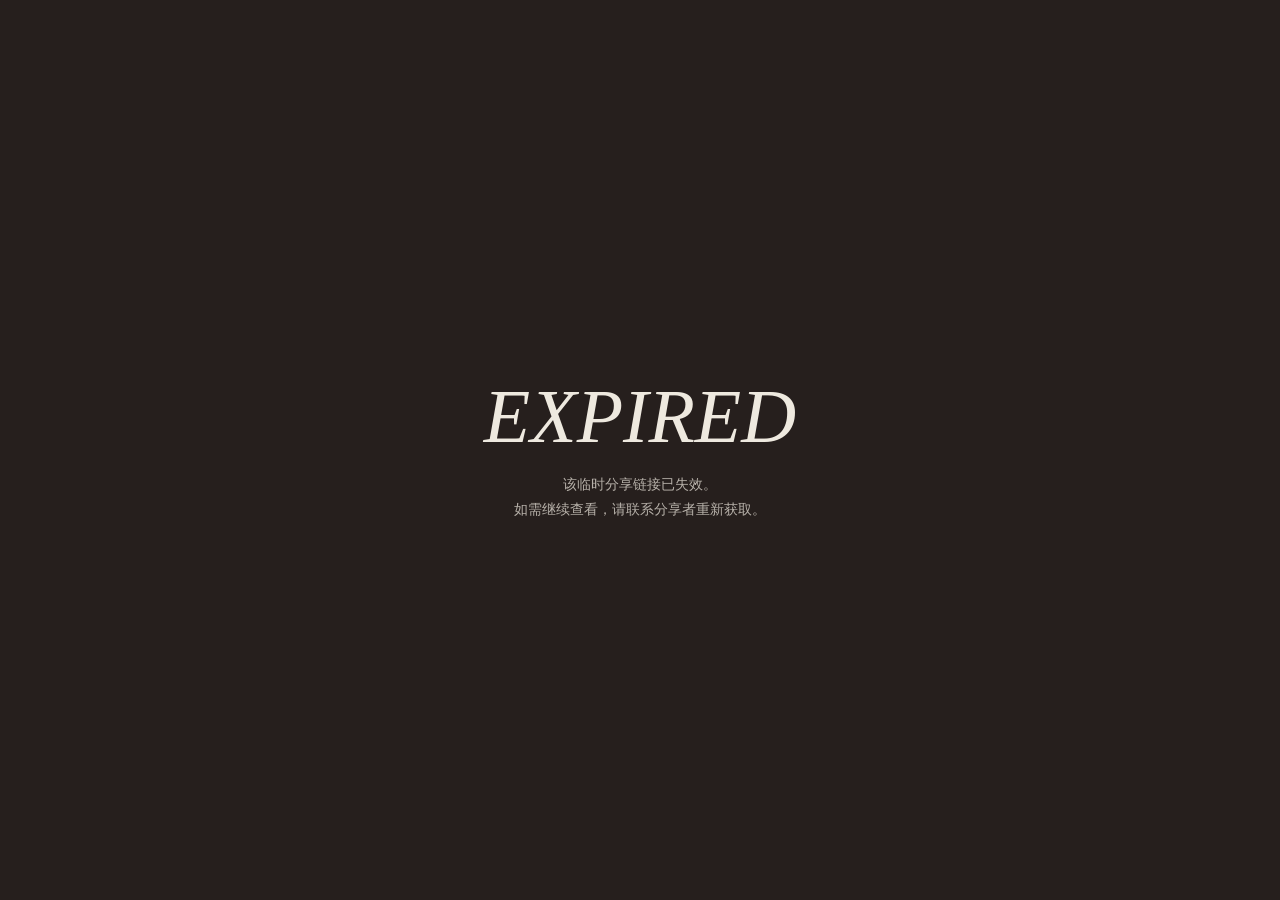
<file: preview-20260824-165114.html>
<!doctype html>
<html lang="zh-CN">
<head>
  <meta charset="utf-8">
  <meta name="viewport" content="width=device-width,initial-scale=1,viewport-fit=cover">
  <meta name="robots" content="noindex,nofollow,noarchive">
  <title>许秋容 Portfolio · 临时预览</title>
  <style>
    *{box-sizing:border-box}
    html,body{width:100%;height:100%;margin:0;background:#261f1d;color:#eee9df;font-family:Arial,"PingFang SC","Microsoft YaHei",sans-serif}
    body{overflow:hidden}
    .notice{height:30px;display:flex;align-items:center;justify-content:center;padding:0 12px;background:#4a2028;font-size:10px;letter-spacing:.08em}
    iframe{display:block;width:100%;height:calc(100% - 30px);border:0;background:#eee9df}
    .expired{display:none;width:100%;height:100%;place-items:center;padding:28px;text-align:center;background:#261f1d}
    .expired div{max-width:520px}
    .expired b{display:block;margin-bottom:18px;font:italic 400 clamp(42px,12vw,76px)/1 Georgia,serif;color:#eee9df}
    .expired p{margin:0;color:rgba(238,233,223,.72);font-size:14px;line-height:1.8}
    body.is-expired .notice,body.is-expired iframe{display:none}
    body.is-expired .expired{display:grid}
  </style>
</head>
<body>
  <div class="notice">临时预览 · <span id="countdown">10:00</span> 后失效</div>
  <iframe src="playful.html?v=5b65598" title="许秋容个人作品集"></iframe>
  <main class="expired"><div><b>EXPIRED</b><p>该临时分享链接已失效。<br>如需继续查看，请联系分享者重新获取。</p></div></main>
  <script>
    const expiresAt = Date.parse('2026-08-24T09:08:00Z');
    const countdown = document.getElementById('countdown');
    const update = () => {
      const remaining = expiresAt - Date.now();
      if (remaining <= 0) {
        document.body.classList.add('is-expired');
        clearInterval(timer);
        return;
      }
      const seconds = Math.ceil(remaining / 1000);
      countdown.textContent = `${String(Math.floor(seconds / 60)).padStart(2,'0')}:${String(seconds % 60).padStart(2,'0')}`;
    };
    const timer = setInterval(update, 1000);
    update();
  </script>
</body>
</html>
</file>
<file: lineart/styles.css>
:root {
  --ink: #111318;
  --muted: #73777e;
  --line: #dcdfe3;
  --soft: #f6f8fa;
  --blue: #244a6a;
  --blue-soft: #eef4f8;
  --white: #fff;
  --max: 1460px;
  --pad: clamp(24px, 5vw, 80px);
}

* { box-sizing: border-box; }
html { scroll-behavior: smooth; overflow-x: hidden; }
body { margin: 0; overflow-x: hidden; background: var(--white); color: var(--ink); font-family: Inter, "PingFang SC", "Microsoft YaHei", Arial, sans-serif; -webkit-font-smoothing: antialiased; }
body.menu-open { overflow: hidden; }
a { color: inherit; }
button, a { -webkit-tap-highlight-color: transparent; }
button { font: inherit; }
img { display: block; width: 100%; }
.sr-only { position: absolute; width: 1px; height: 1px; padding: 0; margin: -1px; overflow: hidden; clip: rect(0,0,0,0); white-space: nowrap; border: 0; }
.skip-link { position: fixed; left: 12px; top: -60px; z-index: 100; padding: 10px 14px; background: var(--ink); color: #fff; text-decoration: none; transition: top .2s; }
.skip-link:focus { top: 12px; }

.site-header { position: sticky; top: 0; z-index: 50; display: grid; grid-template-columns: 1fr auto; align-items: center; min-height: 82px; padding: 0 max(var(--pad), calc((100vw - var(--max)) / 2)); background: rgba(255,255,255,.93); border-bottom: 1px solid transparent; backdrop-filter: blur(14px); transition: border-color .25s; }
.site-header.is-scrolled { border-color: var(--line); }
.brand { font-size: 15px; font-weight: 780; letter-spacing: .14em; text-decoration: none; }
.site-header nav { display: flex; gap: clamp(24px, 3vw, 52px); align-items: center; }
.site-header nav a { position: relative; font-size: 15px; text-decoration: none; }
.site-header nav a::after { content: ""; position: absolute; left: 0; right: 100%; bottom: -9px; height: 1px; background: var(--ink); transition: right .25s; }
.site-header nav a:hover::after, .site-header nav a:focus-visible::after { right: 0; }
.menu-toggle { display: none; width: 42px; height: 42px; border: 0; background: transparent; padding: 9px; }
.menu-toggle span { display: block; height: 1.5px; background: var(--ink); margin: 6px 0; transition: transform .2s, opacity .2s; }

.section-shell { width: min(100%, var(--max)); margin: 0 auto; padding-left: var(--pad); padding-right: var(--pad); }
.hero { position: relative; display: grid; grid-template-columns: minmax(360px,.83fr) minmax(520px,1.35fr); gap: clamp(36px, 6vw, 104px); align-items: center; min-height: calc(100svh - 82px); padding-top: clamp(64px,8vw,118px); padding-bottom: clamp(72px,8vw,124px); }
.kicker { margin: 0 0 28px; color: var(--muted); font-size: 11px; font-weight: 650; letter-spacing: .19em; }
.hero h1 { margin: 0; font-size: clamp(48px,5.4vw,84px); line-height: 1.02; letter-spacing: -.05em; }
.hero h1 .hero-greeting { display: block; margin-bottom: 17px; color: var(--blue); font-family: Georgia, "Times New Roman", serif; font-size: .58em; font-style: italic; font-weight: 400; letter-spacing: .02em; }
.hero-name-line { display: flex; align-items: baseline; flex-wrap: wrap; gap: 12px 20px; }
.hero-name-line em { color: var(--muted); font-family: Georgia, "Times New Roman", serif; font-size: .28em; font-style: italic; font-weight: 400; letter-spacing: .08em; }
.hero-position { margin: 32px 0 0; font-size: clamp(18px,1.6vw,26px); letter-spacing: .03em; }
.hero-position i { padding: 0 .35em; color: var(--blue); font-style: normal; }
.hero-note { max-width: 520px; margin: 22px 0 0; color: var(--ink); font-size: 15px; line-height: 1.95; }
.hero-note em { color: var(--muted); font-style: normal; }
.hero-actions { display: flex; align-items: center; gap: 28px; margin-top: 38px; }
.button { display: inline-flex; align-items: center; justify-content: center; gap: 28px; min-height: 48px; padding: 0 22px; border: 1px solid var(--ink); text-decoration: none; font-size: 14px; transition: background .2s, color .2s, transform .2s; }
.button:hover { transform: translateY(-2px); }
.button.primary { background: var(--blue); border-color: var(--blue); color: #fff; }
.text-link { font-size: 14px; text-underline-offset: 6px; }
.quick-facts { display: grid; grid-template-columns: repeat(4,1fr); gap: 0; margin: 60px 0 0; padding: 22px 0 0; border-top: 1px solid var(--line); list-style: none; }
.quick-facts li { min-width: 0; }
.quick-facts b { display: block; font-size: 17px; }
.quick-facts span { display: block; margin-top: 7px; color: var(--muted); font-size: 11px; }
.hero-art { color: var(--ink); }
.hero-art svg { width: 100%; overflow: visible; }
.hero-art .labels { font: 600 13px/1 Inter, Arial, sans-serif; letter-spacing: .12em; }
.hero-art .accent { color: var(--blue); }
.scroll-cue { position: absolute; left: var(--pad); bottom: 26px; display: flex; align-items: center; gap: 12px; color: var(--muted); font-size: 12px; text-decoration: none; }
.scroll-cue span { color: var(--ink); font-size: 20px; animation: bob 1.8s infinite; }
@keyframes bob { 50% { transform: translateY(5px); } }

.experience, .projects, .life { padding-top: clamp(100px,10vw,170px); padding-bottom: clamp(100px,10vw,170px); border-top: 1px solid var(--ink); }
.section-heading { display: grid; grid-template-columns: 1.45fr .7fr; gap: clamp(48px,8vw,150px); align-items: end; margin-bottom: clamp(64px,7vw,110px); }
.section-heading--single { grid-template-columns: 1fr; }
.section-heading .kicker, .contact-copy > .kicker { margin-bottom: 24px; color: var(--blue); font-size: clamp(18px,1.5vw,22px); letter-spacing: .13em; }
.section-heading h2 { margin: 0; font-size: clamp(25px,2.2vw,36px); line-height: 1.32; letter-spacing: -.035em; }
.section-heading > p { margin: 0; color: var(--muted); font-size: 15px; line-height: 1.95; }

.experience-tabs { display: grid; grid-template-columns: repeat(5,1fr); border-bottom: 1px solid var(--ink); }
.experience-tab { position: relative; display: flex; flex-direction: column; min-height: 265px; padding: 26px 22px 24px; border: 0; border-right: 1px solid var(--line); background: #fff; color: var(--ink); text-align: left; cursor: pointer; transition: background .25s, color .25s; }
.experience-tab:first-child { border-left: 1px solid var(--line); }
.experience-tab:hover { background: var(--soft); }
.experience-tab.is-active { background: var(--blue); color: #fff; }
.experience-tab svg { width: 100%; height: 112px; margin-bottom: auto; fill: none; stroke: currentColor; stroke-width: 2; stroke-linecap: round; stroke-linejoin: round; }
.experience-tab span { display: block; }
.experience-tab b { display: block; font-size: 17px; }
.experience-tab small { display: block; margin-top: 8px; color: currentColor; opacity: .62; font-size: 12px; }
.experience-tab i { position: absolute; top: 18px; right: 18px; font-size: 10px; font-style: normal; letter-spacing: .12em; opacity: .55; }
.experience-panels { min-height: 510px; }
.experience-panel { padding: clamp(40px,5vw,72px); background: var(--soft); animation: panelIn .35s ease both; }
@keyframes panelIn { from { opacity: 0; transform: translateY(10px); } }
.panel-top { display: flex; justify-content: space-between; gap: 30px; align-items: flex-start; padding-bottom: 36px; border-bottom: 1px solid var(--line); }
.panel-top .kicker { margin-bottom: 15px; }
.panel-top h3 { margin: 0; font-size: clamp(26px,3vw,44px); letter-spacing: -.04em; }
.role { margin: 12px 0 0; color: var(--muted); }
.award-badge { flex: 0 0 auto; padding: 10px 18px; border: 1px solid var(--blue); border-radius: 999px; background: var(--blue); box-shadow: 0 6px 16px rgba(39,83,117,.16); color: #fff; font-size: 13px; font-weight: 650; letter-spacing: .035em; line-height: 1; }
.metric-row { display: grid; grid-template-columns: repeat(4,1fr); gap: 1px; margin: 34px 0; background: var(--line); border: 1px solid var(--line); }
.metric-row div { min-height: 100px; padding: 23px; background: #fff; }
.metric-row b { display: block; color: var(--blue); font-size: clamp(20px,2vw,31px); letter-spacing: -.03em; }
.metric-row span { display: block; margin-top: 8px; color: var(--muted); font-size: 11px; }
.panel-stories { display: grid; grid-template-columns: repeat(3,1fr); gap: clamp(24px,4vw,64px); }
.panel-stories i { color: var(--blue); font-size: 11px; font-style: normal; font-weight: 700; }
.panel-stories h4 { margin: 16px 0 12px; font-size: 17px; }
.panel-stories p { margin: 0; color: var(--muted); font-size: 13px; line-height: 1.85; }
.story-link { display: inline-flex; align-items: center; gap: 10px; margin-top: 18px; padding-bottom: 4px; border-bottom: 1px solid var(--blue); color: var(--blue); font-size: 12px; font-weight: 700; text-decoration: none; }
.story-link:hover, .story-link:focus-visible { color: var(--ink); border-color: var(--ink); }

.project-group + .project-group { margin-top: clamp(72px,8vw,128px); }
.project-group-heading { display: grid; grid-template-columns: 76px minmax(0,1fr); gap: 22px; align-items: start; margin-bottom: 26px; padding-top: 20px; border-top: 1px solid var(--ink); }
.project-group-heading > span { color: var(--blue); font-family: Georgia, "Times New Roman", serif; font-size: 32px; font-style: italic; }
.project-group-heading h3 { margin: 0; font-size: clamp(28px,3vw,44px); letter-spacing: -.04em; }
.project-group-heading p { max-width: 720px; margin: 9px 0 0; color: var(--muted); font-size: 13px; line-height: 1.8; }
.project-grid { display: grid; grid-template-columns: repeat(2,minmax(0,1fr)); gap: 1px; background: var(--line); border: 1px solid var(--line); }
.content-projects { grid-template-columns: 1fr; }
.carousel-toolbar { display: flex; justify-content: space-between; align-items: center; gap: 20px; margin-bottom: 14px; }
.carousel-toolbar > span { color: var(--muted); font-size: 10px; font-weight: 700; letter-spacing: .15em; }
.carousel-nav { display: flex; align-items: center; gap: 8px; }
.carousel-nav b { margin-right: 8px; color: var(--muted); font-size: 10px; letter-spacing: .12em; }
.carousel-nav button { width: 42px; height: 42px; border: 1px solid var(--line); border-radius: 50%; background: #fff; color: var(--ink); cursor: pointer; transition: border-color .2s, background .2s, color .2s; }
.carousel-nav button:hover:not(:disabled), .carousel-nav button:focus-visible:not(:disabled) { border-color: var(--blue); background: var(--blue); color: #fff; }
.carousel-nav button:disabled { opacity: .3; cursor: default; }
.project-rail, .role-rail { position: relative; display: grid; grid-auto-flow: column; gap: 1px; overflow-x: auto; overscroll-behavior-inline: contain; scroll-behavior: smooth; scroll-snap-type: x mandatory; background: var(--line); border: 1px solid var(--line); scrollbar-width: thin; scrollbar-color: var(--muted) transparent; }
.project-rail { grid-auto-columns: calc((100% - 1px) / 2); }
.project-rail .project-card, .role-card { scroll-snap-align: start; }
.project-card { display: grid; grid-template-rows: auto 1fr; min-width: 0; min-height: 100%; background: #fff; transition: opacity .25s, transform .25s; }
.content-projects .project-card { grid-template-columns: minmax(220px,.8fr) minmax(0,1.2fr); grid-template-rows: 1fr; }
.project-art { position: relative; display: flex; align-items: center; justify-content: center; min-height: 230px; aspect-ratio: 16/10; padding: 28px; background: var(--soft); overflow: hidden; }
.project-photo { margin: 0; padding: 0; }
.project-photo img { width: 100%; height: 100%; object-fit: cover; }
.project-photo.contain-photo img { object-fit: contain; padding: 14px; background: var(--soft); }
.project-art svg { width: 100%; max-width: 280px; fill: none; stroke: var(--ink); stroke-width: 2; stroke-linecap: round; stroke-linejoin: round; transition: transform .35s; }
.project-card:hover .project-art svg, .project-card:hover .project-art img { transform: scale(1.025) translateY(-2px); }
.project-art img { transition: transform .35s; }
.project-art > span { position: absolute; left: 18px; top: 18px; color: var(--muted); font-size: 9px; font-weight: 700; letter-spacing: .16em; }
.project-copy { display: flex; flex-direction: column; align-items: flex-start; min-width: 0; padding: clamp(26px,3vw,46px); }
.project-type { margin: 0 0 20px; color: var(--blue); font-size: 10px; font-weight: 700; letter-spacing: .08em; }
.project-copy h3 { margin: 0; font-size: clamp(20px,1.55vw,27px); line-height: 1.35; letter-spacing: -.03em; overflow-wrap: anywhere; }
.project-copy > p:not(.project-type) { margin: 20px 0 0; color: var(--muted); font-size: 13px; line-height: 1.85; }
.tag-row, .award-line { display: flex; flex-wrap: wrap; gap: 7px; margin-top: 22px; }
.tag-row span, .award-line span { padding: 6px 9px; border: 1px solid var(--line); color: var(--muted); font-size: 10px; }
.award-line span { border-color: #a88645; color: #795f2d; }
.project-more { display: inline-flex; gap: 18px; align-items: center; margin-top: auto; padding: 22px 0 0; border: 0; border-bottom: 1px solid var(--ink); background: transparent; font-size: 12px; cursor: pointer; }
.metric-inline { display: grid; gap: 8px; margin-top: 26px; }
.metric-inline span { color: var(--muted); font-size: 12px; }
.metric-inline b { display: inline-block; min-width: 58px; color: var(--blue); font-size: 18px; }

.life { padding-top: clamp(100px,10vw,170px); padding-bottom: clamp(100px,10vw,170px); }
.life-block + .life-block { margin-top: clamp(72px,8vw,128px); }
.role-rail { grid-auto-columns: minmax(250px, calc((100% - 3px) / 4)); }
.role-card { display: flex; flex-direction: column; min-width: 0; min-height: 240px; padding: 28px; background: #fff; }
.role-card > span { color: var(--blue); font-family: Georgia, "Times New Roman", serif; font-size: 24px; font-style: italic; }
.role-card h3 { margin: auto 0 12px; font-size: 20px; line-height: 1.3; }
.role-card p { margin: 0; color: var(--muted); font-size: 12px; line-height: 1.8; }
.role-awards { display: flex; flex-wrap: wrap; gap: 6px; margin-top: 18px; }
.role-awards b { padding: 5px 7px; border: 1px solid #a88645; color: #795f2d; font-size: 9px; font-weight: 500; }
.life-gallery { display: grid; grid-template-columns: repeat(4,minmax(0,1fr)); gap: 16px; }
.life-gallery figure { position: relative; margin: 0; aspect-ratio: 3/4; overflow: hidden; background: #111; }
.life-gallery img { width: 100%; height: 100%; object-fit: cover; transition: transform .5s; }
.life-gallery figure:nth-child(1) img, .life-gallery figure:nth-child(3) img, .life-gallery figure:nth-child(4) img { object-position: center 36.5%; }
.life-gallery figure:hover img { transform: scale(1.025); }

.contact { display: grid; grid-template-columns: .8fr 1fr; gap: 10vw; align-items: center; padding-top: clamp(100px,11vw,190px); padding-bottom: clamp(100px,11vw,190px); border-top: 1px solid var(--ink); }
.contact-art svg { width: 100%; fill: none; stroke: var(--ink); stroke-width: 2.5; stroke-linecap: round; stroke-linejoin: round; }
.contact-copy h2 { margin: 0; font-size: clamp(24px,2.5vw,38px); line-height: 1.25; letter-spacing: -.035em; }
.contact-copy > p:not(.kicker) { max-width: 660px; color: var(--muted); font-size: 14px; line-height: 1.95; }
.contact-growth { margin: 20px 0 0; }
.contact-links { display: flex; align-items: center; flex-wrap: wrap; gap: 18px 24px; margin-top: 30px; }
.contact-links a { text-decoration: none; }
.contact-message { display: inline-flex; align-items: center; justify-content: space-between; gap: 34px; min-height: 44px; padding: 0 17px; background: var(--blue); border: 1px solid var(--blue); color: #fff; font: inherit; font-size: 13px; cursor: pointer; }
.contact-message:hover, .contact-message:focus-visible { background: var(--ink); border-color: var(--ink); }
.contact-email { padding: 8px 0; border-bottom: 1px solid var(--ink); color: var(--muted); font-size: 13px; }
.contact-email:hover, .contact-email:focus-visible { color: var(--ink); }
footer { display: flex; justify-content: space-between; gap: 20px; max-width: var(--max); margin: 0 auto; padding: 28px var(--pad); border-top: 1px solid var(--line); color: var(--muted); font-size: 11px; letter-spacing: .08em; }
footer a { text-decoration: none; }

.media-dialog { width: min(960px, calc(100vw - 32px)); max-height: calc(100svh - 32px); padding: 0; border: 0; background: #fff; color: var(--ink); }
.media-dialog::backdrop { background: rgba(17,19,24,.74); backdrop-filter: blur(5px); }
.media-dialog img { max-height: 72vh; object-fit: contain; background: var(--soft); }
.media-dialog > div { padding: 22px 28px 28px; }
.media-dialog h3 { margin: 0; }
.media-dialog .kicker { margin-bottom: 10px; }
.dialog-close { position: absolute; right: 12px; top: 12px; z-index: 2; width: 42px; height: 42px; border: 1px solid var(--ink); border-radius: 50%; background: #fff; font-size: 24px; cursor: pointer; }
.contact-dialog { width: min(820px, calc(100vw - 32px)); }
.contact-dialog > .contact-dialog-inner { padding: clamp(30px,5vw,56px); }
.contact-dialog h3 { font-size: clamp(28px,4vw,44px); letter-spacing: -.035em; }
.contact-dialog-options { display: grid; grid-template-columns: 1fr 1fr; gap: 1px; margin-top: 34px; background: var(--line); border: 1px solid var(--line); }
.contact-dialog-options section { display: flex; min-height: 330px; padding: 30px; background: #fff; flex-direction: column; align-items: flex-start; justify-content: center; }
.contact-dialog-options section:last-child { align-items: center; text-align: center; }
.contact-dialog-options span { color: var(--blue); font-size: 11px; font-weight: 650; letter-spacing: .18em; }
.contact-dialog-options p { margin: 13px 0; color: var(--muted); font-size: 13px; line-height: 1.7; }
.contact-dialog-options a { margin-top: 18px; color: var(--ink); font-size: clamp(15px,2vw,19px); text-decoration: none; border-bottom: 1px solid var(--ink); overflow-wrap: anywhere; }
.contact-dialog-options img { width: min(100%, 230px); height: auto; max-height: none; background: #fff; object-fit: contain; }

.reveal { opacity: 0; transform: translateY(18px); transition: opacity .65s ease, transform .65s ease; }
.reveal.is-visible { opacity: 1; transform: none; }

@media (max-width: 1120px) {
  .hero { grid-template-columns: .85fr 1.15fr; gap: 38px; }
  .quick-facts { grid-template-columns: repeat(2,1fr); row-gap: 18px; }
  .project-art { min-height: 220px; }
}

@media (max-width: 820px) {
  :root { --pad: 22px; }
  .site-header { min-height: 68px; }
  .menu-toggle { display: block; }
  .site-header nav { position: fixed; inset: 68px 0 0; display: flex; flex-direction: column; align-items: flex-start; gap: 0; padding: 38px var(--pad); background: #fff; opacity: 0; visibility: hidden; pointer-events: none; transition: opacity .25s ease, visibility .25s ease; }
  .site-header nav a { width: 100%; padding: 19px 0; border-bottom: 1px solid var(--line); font-size: 19px; }
  .site-header nav a::after { display: none; }
  .site-header.menu-open nav { opacity: 1; visibility: visible; pointer-events: auto; }
  .site-header.menu-open .menu-toggle span:nth-child(1) { transform: translateY(7.5px) rotate(45deg); }
  .site-header.menu-open .menu-toggle span:nth-child(2) { opacity: 0; }
  .site-header.menu-open .menu-toggle span:nth-child(3) { transform: translateY(-7.5px) rotate(-45deg); }
  .hero { grid-template-columns: 1fr; min-height: auto; padding-top: 72px; padding-bottom: 96px; }
  .hero h1 { font-size: clamp(48px,14vw,72px); }
  .hero-art { grid-row: 2; }
  .hero-art svg { max-height: 390px; }
  .quick-facts { margin-top: 44px; }
  .scroll-cue { display: none; }
  .section-heading { grid-template-columns: 1fr; gap: 26px; }
  .section-heading h2 { font-size: clamp(25px,6vw,32px); }
  .section-heading > p { max-width: 580px; }
  .experience-tabs { grid-template-columns: 1fr; border-top: 1px solid var(--ink); }
  .experience-tab { flex-direction: row; align-items: center; gap: 18px; min-height: 0; padding: 15px 42px 15px 12px; border-left: 0 !important; border-right: 0; border-bottom: 1px solid var(--line); }
  .experience-tab svg { flex: 0 0 64px; width: 64px; height: 52px; margin: 0; }
  .experience-tab i { top: 50%; transform: translateY(-50%); }
  .experience-panels { min-height: 0; }
  .experience-panel { padding: 28px 20px 36px; }
  .panel-top { flex-direction: column; padding-bottom: 25px; }
  .metric-row { grid-template-columns: repeat(2,1fr); }
  .panel-stories { grid-template-columns: 1fr; }
  .project-grid { grid-template-columns: 1fr; }
  .project-rail { grid-auto-columns: min(84vw, 430px); }
  .role-rail { grid-auto-columns: min(72vw, 330px); }
  .project-card { min-height: 0; }
  .content-projects .project-card { grid-template-columns: 1fr; grid-template-rows: auto 1fr; }
  .project-art { min-height: 230px; }
  .life-gallery { grid-template-columns: repeat(2,1fr); gap: 8px; }
  .contact { grid-template-columns: 1fr; gap: 50px; }
  .contact-art { max-width: 460px; }
}

@media (max-width: 520px) {
  .site-header { padding-left: 20px; padding-right: 12px; }
  .brand { font-size: 13px; }
  .hero { padding-top: 54px; }
  .hero h1 { font-size: 48px; }
  .hero h1 .hero-greeting { margin-bottom: 13px; }
  .hero-name-line { gap: 8px 12px; }
  .hero-name-line em { font-size: 15px; }
  .hero-position { font-size: 17px; line-height: 1.7; }
  .hero-note { font-size: 13px; }
  .hero-actions { gap: 18px; }
  .hero-art svg { max-height: 280px; }
  .quick-facts { gap: 18px 8px; }
  .section-heading { margin-bottom: 50px; }
  .section-heading .kicker, .contact-copy > .kicker { font-size: 18px; }
  .section-heading h2 { font-size: 25px; }
  .contact-copy h2 { font-size: 26px; }
  .experience, .projects, .life { padding-top: 86px; padding-bottom: 86px; }
  .panel-top h3 { font-size: 28px; }
  .metric-row div { min-height: 88px; padding: 18px 14px; }
  .metric-row b { font-size: 20px; }
  .project-group + .project-group { margin-top: 74px; }
  .project-group-heading { grid-template-columns: 48px minmax(0,1fr); gap: 12px; margin-bottom: 18px; }
  .project-group-heading > span { font-size: 25px; }
  .project-group-heading h3 { font-size: 29px; }
  .project-copy { padding: 28px 22px 34px; }
  .project-copy h3 { font-size: 22px; }
  .life-gallery { grid-template-columns: 1fr 1fr; }
  .life-gallery figure { aspect-ratio: 3/4; }
  .carousel-toolbar { align-items: flex-end; }
  .carousel-toolbar > span { max-width: 150px; line-height: 1.6; }
  .carousel-nav b { display: none; }
  .project-rail { grid-auto-columns: 92%; }
  .role-rail { grid-auto-columns: 84%; }
  .contact-links { align-items: flex-start; flex-direction: column; }
  .contact-message { width: min(100%, 220px); }
  .contact-email { overflow-wrap: anywhere; }
  .contact-dialog-options { grid-template-columns: 1fr; }
  .contact-dialog-options section { min-height: 210px; padding: 24px 20px; }
  .contact-dialog-options img { width: min(100%, 220px); }
  footer { flex-direction: column; }
}

@media (prefers-reduced-motion: reduce) {
  *, *::before, *::after { scroll-behavior: auto !important; animation: none !important; transition-duration: .01ms !important; }
  .reveal { opacity: 1; transform: none; }
}
</file>
<file: xhs-redesign.css>
:root{
  --paper:#eee9df;--paper-2:#f8f5ef;--ink:#261f1d;--wine:#4a2028;--steel:#9eacad;
  --olive:#7d876c;--sand:#c3a77d;--blue:#657b83;--lilac:#8a7d92;--line:rgba(38,31,29,.22);
  --nav-h:66px;--ease:cubic-bezier(.22,.72,.22,1)
}
*{box-sizing:border-box}
html{scroll-behavior:smooth;scroll-padding-top:var(--nav-h)}
body{margin:0;overflow-x:hidden;color:var(--ink);background:var(--paper);font-family:Arial,"PingFang SC","Microsoft YaHei",sans-serif}
button,a{font:inherit}
img{display:block;max-width:100%}
main figure img{cursor:zoom-in;-webkit-touch-callout:none;user-select:none}
.image-viewer[hidden]{display:none}
.image-viewer{position:fixed;inset:0;z-index:120;display:grid;place-items:center;padding:max(18px,env(safe-area-inset-top)) 18px max(18px,env(safe-area-inset-bottom));background:rgba(20,17,16,.94);backdrop-filter:blur(12px)}
.image-viewer img{display:block;max-width:min(1200px,94vw);max-height:88vh;width:auto;height:auto;object-fit:contain;background:#f5f1e9;box-shadow:0 18px 70px rgba(0,0,0,.5)}
.image-viewer button{position:absolute;top:max(14px,env(safe-area-inset-top));right:max(14px,env(safe-area-inset-right));width:46px;height:46px;border:1px solid rgba(255,255,255,.75);border-radius:50%;background:rgba(0,0,0,.35);color:#fff;font-size:28px;line-height:1;cursor:pointer}
body.viewer-open{overflow:hidden}
.paper-noise{position:fixed;inset:0;z-index:50;pointer-events:none;opacity:.075;mix-blend-mode:multiply;background-image:url("data:image/svg+xml,%3Csvg viewBox='0 0 180 180' xmlns='http://www.w3.org/2000/svg'%3E%3Cfilter id='n'%3E%3CfeTurbulence type='fractalNoise' baseFrequency='.76' numOctaves='4' stitchTiles='stitch'/%3E%3C/filter%3E%3Crect width='100%25' height='100%25' filter='url(%23n)' opacity='.7'/%3E%3C/svg%3E")}
.site-head{position:fixed;inset:0 0 auto;z-index:40;height:var(--nav-h);display:grid;grid-template-columns:1fr auto 1fr;align-items:center;padding:0 3.5vw;border-bottom:1px solid var(--line);background:rgba(238,233,223,.76);backdrop-filter:blur(15px);transition:.25s}
.site-head.scrolled{background:rgba(238,233,223,.96);box-shadow:0 6px 20px rgba(38,31,29,.08)}
.brand{color:inherit;text-decoration:none;font:700 18px/1 Georgia,serif;letter-spacing:.01em}
.site-head nav{display:flex;gap:34px}
.site-head nav a,.head-note{color:inherit;text-decoration:none;font-size:10px;letter-spacing:.14em;text-transform:uppercase}
.site-head nav a{padding:8px 0;border-bottom:1px solid transparent}
.site-head nav a.active{border-color:currentColor}
.head-note{text-align:right}
.eyebrow{margin:0;font-size:10px;letter-spacing:.18em;text-transform:uppercase}

.hero{position:relative;min-height:100vh;padding:calc(var(--nav-h) + 72px) 5vw 70px;display:grid;grid-template-columns:minmax(0,1.05fr) minmax(410px,.95fr);gap:5vw;align-items:center;overflow:hidden}
.hero:before{content:"";position:absolute;inset:var(--nav-h) 0 0;background:linear-gradient(105deg,transparent 0 52%,rgba(125,135,108,.13) 52% 100%);pointer-events:none}
.hero-copy{position:relative;z-index:2;max-width:760px}
.hero h1{margin:24px 0 36px;font-family:Impact,"Arial Narrow",sans-serif;line-height:1;letter-spacing:-.045em}
.hero h1 .halo{display:inline-block;font:italic 400 clamp(62px,6.9vw,108px)/.88 Georgia,serif;color:var(--wine);letter-spacing:-.055em}
.hero-name{display:inline-block;margin-top:18px;white-space:nowrap;font-size:clamp(48px,5.5vw,84px);line-height:.95}
.hero-lead{margin:0;font:clamp(17px,1.55vw,23px)/1.75 Georgia,"Songti SC",serif}
.hero-lead em{font-size:.78em;color:#554a46}
.hero-tags{display:flex;gap:10px;flex-wrap:wrap;margin-top:36px;max-width:690px}
.hero-tags span{padding:11px 15px;border:1px solid;border-radius:50%;font-size:12px;background:rgba(248,245,239,.45)}
.hero-board{position:relative;z-index:2;min-height:600px;transform:rotate(1deg)}
.board-sheet{position:absolute;border:1px solid var(--ink);box-shadow:12px 14px 0 rgba(38,31,29,.12)}
.board-main{inset:7% 6% 10% 10%;padding:42px;background:var(--steel);clip-path:polygon(2% 1%,97% 0,100% 95%,93% 100%,3% 97%,0 8%)}
.board-main small{font-size:10px;letter-spacing:.16em}
.board-main strong{display:block;margin-top:50px;font:clamp(58px,5.7vw,92px)/.86 Impact,"Arial Narrow",sans-serif;color:transparent;-webkit-text-stroke:2px var(--paper-2);filter:drop-shadow(-5px 6px 0 var(--wine))}
.board-note{right:-2%;top:12%;z-index:2;padding:19px 24px;background:var(--paper-2);font:700 18px/1.4 Georgia,"Songti SC",serif;transform:rotate(6deg)}
.board-note-two{top:auto;right:auto;bottom:1%;left:0;background:var(--sand);transform:rotate(-6deg)}
.board-tape{position:absolute;left:32%;top:1%;z-index:3;padding:8px 34px;background:rgba(238,224,184,.78);font-size:10px;letter-spacing:.14em;transform:rotate(-3deg)}
.scroll-cue{position:absolute;left:5vw;bottom:30px;color:inherit;text-decoration:none;font-size:10px;letter-spacing:.13em}

.section{padding:116px 4vw 120px}
.section-title{max-width:1440px;margin:0 auto 76px;display:grid;grid-template-columns:minmax(0,2fr) minmax(280px,.75fr);gap:5vw;align-items:end}
.section-title>p{margin:0 0 8px;font:15px/1.8 Georgia,"Songti SC",serif}
.title-lockup{display:flex;align-items:center;gap:26px;margin-top:24px}
.title-lockup h2{margin:0;color:transparent;-webkit-text-stroke:2.5px currentColor;font:clamp(66px,8.5vw,134px)/.8 Impact,"Arial Narrow",sans-serif;letter-spacing:-.04em;filter:drop-shadow(-7px 7px 0 var(--wine))}
.title-lockup span{flex:0 0 auto;padding:12px 20px;background:var(--paper-2);color:var(--ink);font:700 clamp(15px,1.4vw,21px)/1.2 Georgia,"Songti SC",serif;box-shadow:5px 6px 0 rgba(38,31,29,.14);transform:rotate(-4deg);clip-path:polygon(2% 4%,98% 0,100% 90%,5% 100%,0 12%)}

.experience-section{background:var(--steel)}
.experience-section .section-title{color:var(--paper-2)}
.experience-section .title-lockup h2{-webkit-text-stroke-color:var(--paper-2)}
.carousel{max-width:1440px;margin:0 auto}
.carousel-bar{display:flex;align-items:center;justify-content:space-between;gap:20px;margin-bottom:17px;padding-top:15px;border-top:1px solid currentColor;font-size:10px;letter-spacing:.14em}
.carousel-nav{display:flex;align-items:center;gap:9px}
.carousel-nav b{margin-right:7px;font:11px/1 Georgia,serif;letter-spacing:.08em;white-space:nowrap}
.carousel-nav button{width:42px;height:42px;border:1px solid currentColor;border-radius:50%;background:transparent;color:inherit;cursor:pointer;transition:.2s}
.carousel-nav button:hover:not(:disabled){color:var(--paper-2);background:var(--ink)}
.carousel-nav button:disabled{opacity:.28;cursor:default}
.content-rail{display:grid;grid-auto-flow:column;gap:18px;overflow-x:auto;scroll-snap-type:x mandatory;overscroll-behavior-inline:contain;scrollbar-width:none;-webkit-overflow-scrolling:touch;touch-action:pan-x pan-y;padding:3px max(7vw,90px) 34px 0}
.content-rail::-webkit-scrollbar{display:none}
.content-rail>*{scroll-snap-align:start;scroll-snap-stop:always}
.experience-rail{grid-auto-columns:min(1080px,86vw)}
.experience-card{display:grid;grid-template-columns:37% 63%;min-height:560px;overflow:hidden;background:var(--paper-2);color:var(--ink);border:1px solid var(--ink);box-shadow:10px 12px 0 rgba(74,32,40,.23)}
.experience-cover{position:relative;display:flex;flex-direction:column;justify-content:space-between;padding:31px;border-right:1px solid var(--ink);overflow:hidden;color:var(--paper-2);background:var(--wine)}
.experience-cover:after{content:"";position:absolute;inset:14%;border:1px dashed currentColor;border-radius:50%;opacity:.55;transform:rotate(-12deg)}
.experience-cover small,.experience-cover span{position:relative;z-index:1;font-size:9px;letter-spacing:.16em}
.experience-cover strong{position:relative;z-index:1;font:clamp(58px,6vw,90px)/.82 Impact,"Arial Narrow",sans-serif;letter-spacing:-.03em}
.cover-midea{background:#8b8776}.cover-canton{background:#6b2934}.cover-pacific{background:#657b83}.cover-bank{background:#8a7d92}.cover-tax{background:#7d876c}
.experience-copy{padding:43px 45px 38px;align-self:center}
.meta-line{display:flex;gap:8px;flex-wrap:wrap;align-items:center}
.meta-line time{margin-right:4px;font:700 13px/1 Georgia,serif}
.meta-line span{padding:6px 9px;border:1px solid;border-radius:20px;font-size:10px}
.experience-copy h3{margin:34px 0 8px;font:clamp(33px,3.5vw,53px)/1.08 Georgia,"Songti SC",serif}
.experience-copy .role{margin:0 0 27px;font-size:13px;letter-spacing:.03em;color:#665b56}
.experience-copy ul{margin:0;padding-left:19px}
.experience-copy li{margin:12px 0;font-size:14px;line-height:1.75}

.projects-section{background:var(--paper)}
.projects-section>.section-title .title-lockup h2{-webkit-text-stroke-color:var(--ink)}
.project-group,.life-group{max-width:1440px;margin:0 auto;padding:72px 0;border-top:1px solid var(--line)}
.group-heading{display:grid;grid-template-columns:minmax(0,1fr) minmax(260px,.62fr);align-items:end;gap:5vw;margin-bottom:34px}
.group-heading>div{display:flex;align-items:center;gap:21px}
.group-heading em{font:italic 52px/1 Georgia,serif;color:var(--wine)}
.group-heading h3{margin:0;font:clamp(37px,4.8vw,70px)/1 Georgia,"Songti SC",serif}
.group-heading>p{margin:0;font:14px/1.75 Georgia,"Songti SC",serif}
.project-rail{grid-auto-columns:min(980px,78vw)}
.research-card,.case-card{display:grid;grid-template-columns:43% 57%;min-height:510px;overflow:hidden;border:1px solid var(--ink);background:var(--paper-2);box-shadow:9px 11px 0 rgba(38,31,29,.12)}
.bluebook-card{grid-template-columns:55% 45%}
.research-figure{margin:0;min-height:510px;display:grid;place-items:center;overflow:hidden;border-right:1px solid;background:#dce8f4}
.research-figure img{display:block;width:100%;height:100%;object-fit:contain}
.bluebook-figure{padding:16px;background:#d7e6f4}
.bluebook-figure img{box-shadow:0 14px 38px rgba(34,74,112,.18)}
.research-visual{position:relative;display:flex;flex-direction:column;justify-content:space-between;padding:32px;color:var(--paper-2);background:#76806d;overflow:hidden}
.research-visual:after{content:"";position:absolute;width:310px;height:310px;border:1px dashed;border-radius:50%;right:-70px;bottom:-70px}
.research-visual.land{background:#687f82}.research-visual.rare{background:#8b6e5e}.research-visual.innovation{background:#66706f}
.research-visual span,.research-visual small{position:relative;z-index:1;font-size:9px;letter-spacing:.16em}
.research-visual strong{position:relative;z-index:1;color:transparent;-webkit-text-stroke:2px var(--paper-2);font:clamp(58px,6vw,90px)/.85 Impact,"Arial Narrow",sans-serif;filter:drop-shadow(-5px 5px 0 var(--wine))}
.research-copy,.case-copy{padding:40px 42px;align-self:center}
.status-tag{display:inline-block;padding:7px 11px;border:1px solid;border-radius:30px;font-size:10px;letter-spacing:.12em}
.published .status-tag{color:#36533b}.reviewing .status-tag{color:#79592d}
.research-copy h4,.case-copy h4{margin:23px 0 19px;font:clamp(26px,3.1vw,43px)/1.22 Georgia,"Songti SC",serif}
.research-copy h4.english-title{font-size:clamp(23px,2.45vw,35px);line-height:1.16;letter-spacing:-.02em}
.research-copy p,.case-copy p{margin:0;font-size:14px;line-height:1.85}
.status-row{display:flex;gap:8px;flex-wrap:wrap}.author-tag{color:var(--wine)!important;background:rgba(114,39,53,.06)}
.method-tags,.award-line{display:flex;gap:8px;flex-wrap:wrap;margin-top:28px}
.method-tags span,.award-line b{padding:8px 11px;border:1px solid;border-radius:30px;font-size:10px;font-weight:normal}
.case-card figure{margin:0;min-height:510px;border-right:1px solid;overflow:hidden;background:#d6d0c5}
.case-card figure img{width:100%;height:100%;object-fit:cover;filter:saturate(.72) contrast(.98);transition:.45s}
.case-card:hover figure img{transform:scale(1.02);filter:saturate(.95)}
.case-card figure.contain-art{display:grid;place-items:center;background:#efe2c2}
.case-card figure.contain-art img{display:block;object-fit:contain;padding:18px;box-sizing:border-box;filter:saturate(.88) contrast(.99)}
.case-card figure.fave-art{background:#2923b6}.case-card figure.fave-art img{padding:0;filter:none}
.digital-trade-card{grid-template-columns:58% 42%}
.case-card figure.digital-trade-photo{background:#e6dccb}
.case-card figure.digital-trade-photo img{object-fit:contain;padding:12px;filter:saturate(.82) contrast(.98)}
.case-copy>span{font-size:9px;letter-spacing:.17em}
.commerce-visual{position:relative;display:flex;flex-direction:column;justify-content:space-between;padding:32px;overflow:hidden;color:var(--paper-2);background:#73776f}
.commerce-visual span,.commerce-visual small{position:relative;z-index:2;font-size:9px;letter-spacing:.16em}
.commerce-visual strong{position:relative;z-index:2;font:clamp(55px,5.8vw,88px)/.84 Impact,"Arial Narrow",sans-serif;color:transparent;-webkit-text-stroke:2px var(--paper-2);filter:drop-shadow(-5px 5px 0 var(--wine))}
.commerce-grid{position:absolute;inset:18% 12%;opacity:.34;background:linear-gradient(currentColor 1px,transparent 1px),linear-gradient(90deg,currentColor 1px,transparent 1px);background-size:42px 42px;transform:rotate(-7deg)}
.market-group{background:rgba(158,172,173,.16);padding-inline:3vw;margin-inline:auto;max-width:calc(1440px + 6vw)}
.model-visual{position:relative;padding:32px;display:flex;flex-direction:column;justify-content:space-between;overflow:hidden;color:var(--paper-2);background:#4e636b}
.model-visual span{font-size:9px;letter-spacing:.16em}.model-visual strong{font:150px/1 Impact,sans-serif;color:transparent;-webkit-text-stroke:2px var(--paper-2)}
.stats-visual{background:#76666f}.stats-visual>b{position:relative;z-index:2;align-self:flex-start;padding:9px 13px;border:1px solid;border-radius:30px;font:12px/1 Georgia,"Songti SC",serif}
.model-lines{position:absolute;inset:22%;border:1px solid;border-radius:50%;opacity:.4}.model-lines:before,.model-lines:after{content:"";position:absolute;inset:18%;border:1px dashed;border-radius:50%}.model-lines:after{inset:36%}

.life-section{background:#c4b89e}
.life-section>.section-title .title-lockup h2{-webkit-text-stroke-color:var(--ink)}
.life-group{border-color:rgba(38,31,29,.35)}
.role-rail{grid-auto-columns:280px;padding-right:22vw}
.role-card{min-height:310px;padding:26px;display:flex;flex-direction:column;border:1px solid;background:var(--paper-2);box-shadow:7px 8px 0 rgba(74,32,40,.18)}
.role-card:nth-child(4n+2){background:#aab7b7}.role-card:nth-child(4n+3){background:#aab099}.role-card:nth-child(4n){background:#a99dab}
.role-card b{font:52px/1 Impact,sans-serif;color:var(--wine)}
.role-card h4{margin:auto 0 15px;font:29px/1.2 Georgia,"Songti SC",serif}
.role-card p{margin:0;font-size:13px;line-height:1.7}
.creation-rail{grid-auto-columns:min(820px,72vw)}
.creation-card{display:grid;grid-template-columns:52% 48%;min-height:520px;overflow:hidden;border:1px solid;background:var(--paper-2);box-shadow:9px 11px 0 rgba(38,31,29,.15)}
.account-card{grid-template-columns:58% 42%;min-height:430px}
.account-card .content-gallery{min-height:430px}
.creation-card>div:last-child{padding:36px;align-self:center}
.creation-card>div:last-child>span{font-size:9px;letter-spacing:.17em}
.creation-card h4{margin:18px 0;font:clamp(32px,4vw,54px)/1 Georgia,"Songti SC",serif}
.creation-card p{font-size:14px;line-height:1.8}
.debate-mark{display:flex;align-items:center;padding:34px;color:transparent;background:var(--wine);-webkit-text-stroke:2px var(--paper-2);font:clamp(58px,6vw,88px)/.88 Impact,sans-serif;filter:drop-shadow(-5px 5px 0 #111)}
.content-gallery{min-height:520px;padding:12px;display:grid;gap:10px;background:#d7d0c4;overflow:hidden}
.content-gallery figure{position:relative;margin:0;min-width:0;min-height:0;display:grid;place-items:center;overflow:hidden;background:#f5f1e9;border:1px solid rgba(41,38,36,.2)}
.content-gallery img{position:absolute;inset:0;display:block;width:100%;height:100%;object-fit:contain}
.account-gallery{grid-template-rows:1fr}
.xhs-gallery{grid-template-columns:1fr 1fr;background:#c6c4bb}
.clean-metrics{display:grid;gap:8px;margin:24px 0}
.clean-metrics b{padding:12px 14px;background:var(--wine);color:var(--paper-2);font:16px/1.2 Georgia,"Songti SC",serif}
.life-strip-card{display:flex;align-items:center;padding:18px;border:1px solid var(--ink);overflow:hidden;background:rgba(242,238,230,.78);box-shadow:9px 11px 0 rgba(38,31,29,.15)}
.life-gallery{width:100%;display:grid;grid-template-columns:repeat(4,minmax(0,1fr));gap:14px;align-items:start}
.life-shot{position:relative;margin:0;overflow:hidden;border:1px solid var(--ink);background:#171614;box-shadow:7px 8px 0 rgba(38,31,29,.14)}
.life-shot img{display:block;width:100%;height:auto;filter:saturate(.82) contrast(1.02);transition:filter .35s ease}
.life-shot:hover img{filter:saturate(1) contrast(1)}
.life-crop{aspect-ratio:1206/1600}
.life-crop img{position:absolute;left:0;top:0;max-width:none;transform:translateY(-14.1%)}
.life-camera img{width:100%;height:auto}

footer{position:relative;min-height:72vh;padding:95px 5vw 75px;background:var(--ink);color:var(--paper-2)}
footer h2{margin:32px 0;font:clamp(72px,11vw,168px)/.8 Impact,"Arial Narrow",sans-serif;letter-spacing:-.04em;color:transparent;-webkit-text-stroke:2px var(--paper-2);filter:drop-shadow(-8px 8px 0 var(--wine))}
footer>p:not(.eyebrow){font:18px/1.6 Georgia,"Songti SC",serif}
footer a{position:absolute;right:5vw;bottom:70px;color:inherit;text-decoration:none;font-size:11px;letter-spacing:.13em}
footer small{position:absolute;left:5vw;bottom:70px;font-size:10px;letter-spacing:.12em}
.contact-bar{min-height:68px;padding:0 5vw;display:flex;align-items:center;justify-content:center;gap:22px;border-top:1px solid rgba(242,238,230,.22);background:var(--ink);color:rgba(242,238,230,.72);font-size:10px;letter-spacing:.12em;white-space:nowrap}
.contact-bar span{display:flex;align-items:center;gap:10px}
.contact-bar span:before{content:"";width:6px;height:6px;border-radius:50%;background:var(--paper-2)}
.contact-bar a{color:var(--paper-2);text-decoration:none;border-bottom:1px solid rgba(242,238,230,.42);line-height:1.8;transition:border-color .2s,color .2s}
.contact-bar a:hover{color:#fff;border-color:#fff}

@media(max-width:1000px){
  .site-head{grid-template-columns:1fr auto}.head-note{display:none}
  .hero{grid-template-columns:1fr .82fr;gap:2vw}.hero-board{min-height:520px}.board-main{padding:28px}.board-main strong{font-size:60px}
  .section-title{grid-template-columns:1fr}.section-title>p{max-width:720px;margin-top:25px}.group-heading{grid-template-columns:1fr}.group-heading>p{max-width:720px}
  .experience-card{grid-template-columns:34% 66%}.experience-copy{padding:35px}
}
@media(max-width:760px){
  :root{--nav-h:56px}
  .site-head{padding:0 14px}.brand{font-size:13px}.site-head nav{gap:11px}.site-head nav a{font-size:8px}
  .hero{min-height:auto;padding:calc(var(--nav-h) + 38px) 16px 58px;display:block}.hero:before{background:linear-gradient(180deg,transparent 0 58%,rgba(125,135,108,.13) 58% 100%)}
  .hero h1{margin:17px 0 23px}.hero h1 .halo{font-size:clamp(42px,11.8vw,48px)}.hero-name{margin-top:12px;font-size:clamp(34px,9.8vw,40px);line-height:1}.hero-lead{font-size:14px;line-height:1.65}.hero-tags{margin-top:21px;gap:6px}.hero-tags span{font-size:9px;padding:7px 9px}
  .hero-board{min-height:330px;margin:34px -5px 0}.board-main{inset:6% 2% 8% 5%;padding:20px}.board-main strong{margin-top:34px;font-size:46px}.board-note{right:-2%;top:4%;font-size:11px;padding:10px 12px}.board-note-two{top:auto;bottom:0;left:0}.board-tape{left:27%;top:-1%;font-size:8px;padding:7px 24px}.scroll-cue{display:none}
  .section{padding:72px 14px 68px}.section-title{margin-bottom:42px}.title-lockup{display:block;margin-top:15px}.title-lockup h2{font-size:clamp(47px,14.5vw,60px);-webkit-text-stroke-width:1.7px;filter:drop-shadow(-4px 4px 0 var(--wine))}.title-lockup span{display:inline-block;margin-top:14px;font-size:12px;padding:8px 12px}.section-title>p{font-size:12px;line-height:1.7}
  .project-group,.life-group{padding:44px 0}.group-heading{margin-bottom:21px;gap:15px}.group-heading>div{gap:11px}.group-heading em{font-size:30px}.group-heading h3{font-size:31px}.group-heading>p{font-size:12px}
  .carousel-bar>span{max-width:48%;font-size:8px;line-height:1.4}.carousel-nav{gap:4px}.carousel-nav button{width:34px;height:34px}.carousel-nav b{font-size:8px;margin-right:1px}
  .content-rail{gap:12px;margin-right:-14px;padding-right:14vw;padding-bottom:27px}
  .experience-rail,.project-rail,.creation-rail{grid-auto-columns:82vw;align-items:stretch}
  .experience-rail>*,.project-rail>*,.creation-rail>*{align-self:stretch}
  .experience-card,.research-card,.case-card,.creation-card,.digital-trade-card{grid-template-columns:1fr;min-height:auto}.bluebook-card{grid-template-columns:1fr}
  .experience-card{grid-template-rows:220px 1fr}.research-card,.case-card{grid-template-rows:auto 1fr}.experience-cover{height:220px;padding:24px;border-right:0;border-bottom:1px solid}.experience-cover strong{font-size:54px}.experience-copy{padding:22px 19px 25px;align-self:stretch}.meta-line time{width:100%;margin-bottom:4px}.meta-line span{font-size:9px;padding:5px 7px}.experience-copy h3{font-size:23px;margin-top:21px}.experience-copy .role{font-size:11px;margin-bottom:20px}.experience-copy li{font-size:12px;line-height:1.65;margin:9px 0}
  .research-visual,.model-visual,.commerce-visual{min-height:238px;padding:24px}.research-figure{min-height:238px;height:238px;border-right:0;border-bottom:1px solid}.bluebook-figure{height:280px;padding:8px}.research-visual strong{font-size:56px}.model-visual strong{font-size:108px}.research-copy,.case-copy{padding:23px 19px;align-self:stretch}.research-copy h4,.case-copy h4{font-size:24px}.research-copy h4.english-title{font-size:21px;line-height:1.18}.research-copy p,.case-copy p{font-size:12px;line-height:1.7}.method-tags,.award-line{margin-top:22px}.method-tags span,.award-line b{font-size:9px;padding:7px 9px}.case-card figure{min-height:238px;height:238px;border-right:0;border-bottom:1px solid}.case-card figure img{object-fit:cover}.case-card figure.contain-art img{object-fit:contain}.market-group{margin-inline:-14px;padding-inline:14px}
  .research-figure,.research-visual,.case-card figure{position:relative;height:auto!important;min-height:0!important;aspect-ratio:4/3}.research-figure img,.case-card figure img{position:absolute;inset:0;width:100%!important;height:100%!important;object-fit:contain!important}.bluebook-figure{height:auto!important}
  .role-rail{grid-auto-columns:70vw}.role-card{min-height:245px;padding:21px}.role-card b{font-size:43px}.role-card h4{font-size:24px}.role-card p{font-size:11px}
  .creation-card{grid-template-columns:1fr;grid-template-rows:300px 1fr}.creation-card>div:first-child{height:300px;min-height:300px}.creation-card>div:last-child{padding:22px 19px;align-self:stretch}.creation-card h4{font-size:28px}.creation-card p{font-size:12px}.debate-mark{height:300px!important;font-size:50px}.content-gallery{min-height:300px!important;height:300px!important;padding:7px;gap:6px}.account-gallery{grid-template-rows:1fr}.xhs-gallery{grid-template-columns:1fr 1fr}.clean-metrics{margin:19px 0}.clean-metrics b{font-size:13px;padding:10px 11px}
  .life-strip-card{padding:8px}.life-gallery{grid-template-columns:repeat(2,minmax(0,1fr));gap:8px}.life-shot{box-shadow:4px 5px 0 rgba(38,31,29,.13)}
  footer{min-height:500px;padding:66px 16px 54px}footer h2{font-size:58px;filter:drop-shadow(-4px 4px 0 var(--wine))}footer>p:not(.eyebrow){font-size:14px}footer a{right:16px;bottom:38px}footer small{left:16px;bottom:38px}
  .contact-bar{min-height:58px;padding:0 12px;gap:12px;font-size:8px;letter-spacing:.08em}.contact-bar span{gap:6px}.contact-bar span:before{width:5px;height:5px}
}
@media(prefers-reduced-motion:reduce){html{scroll-behavior:auto}*{transition:none!important}}
</file>
